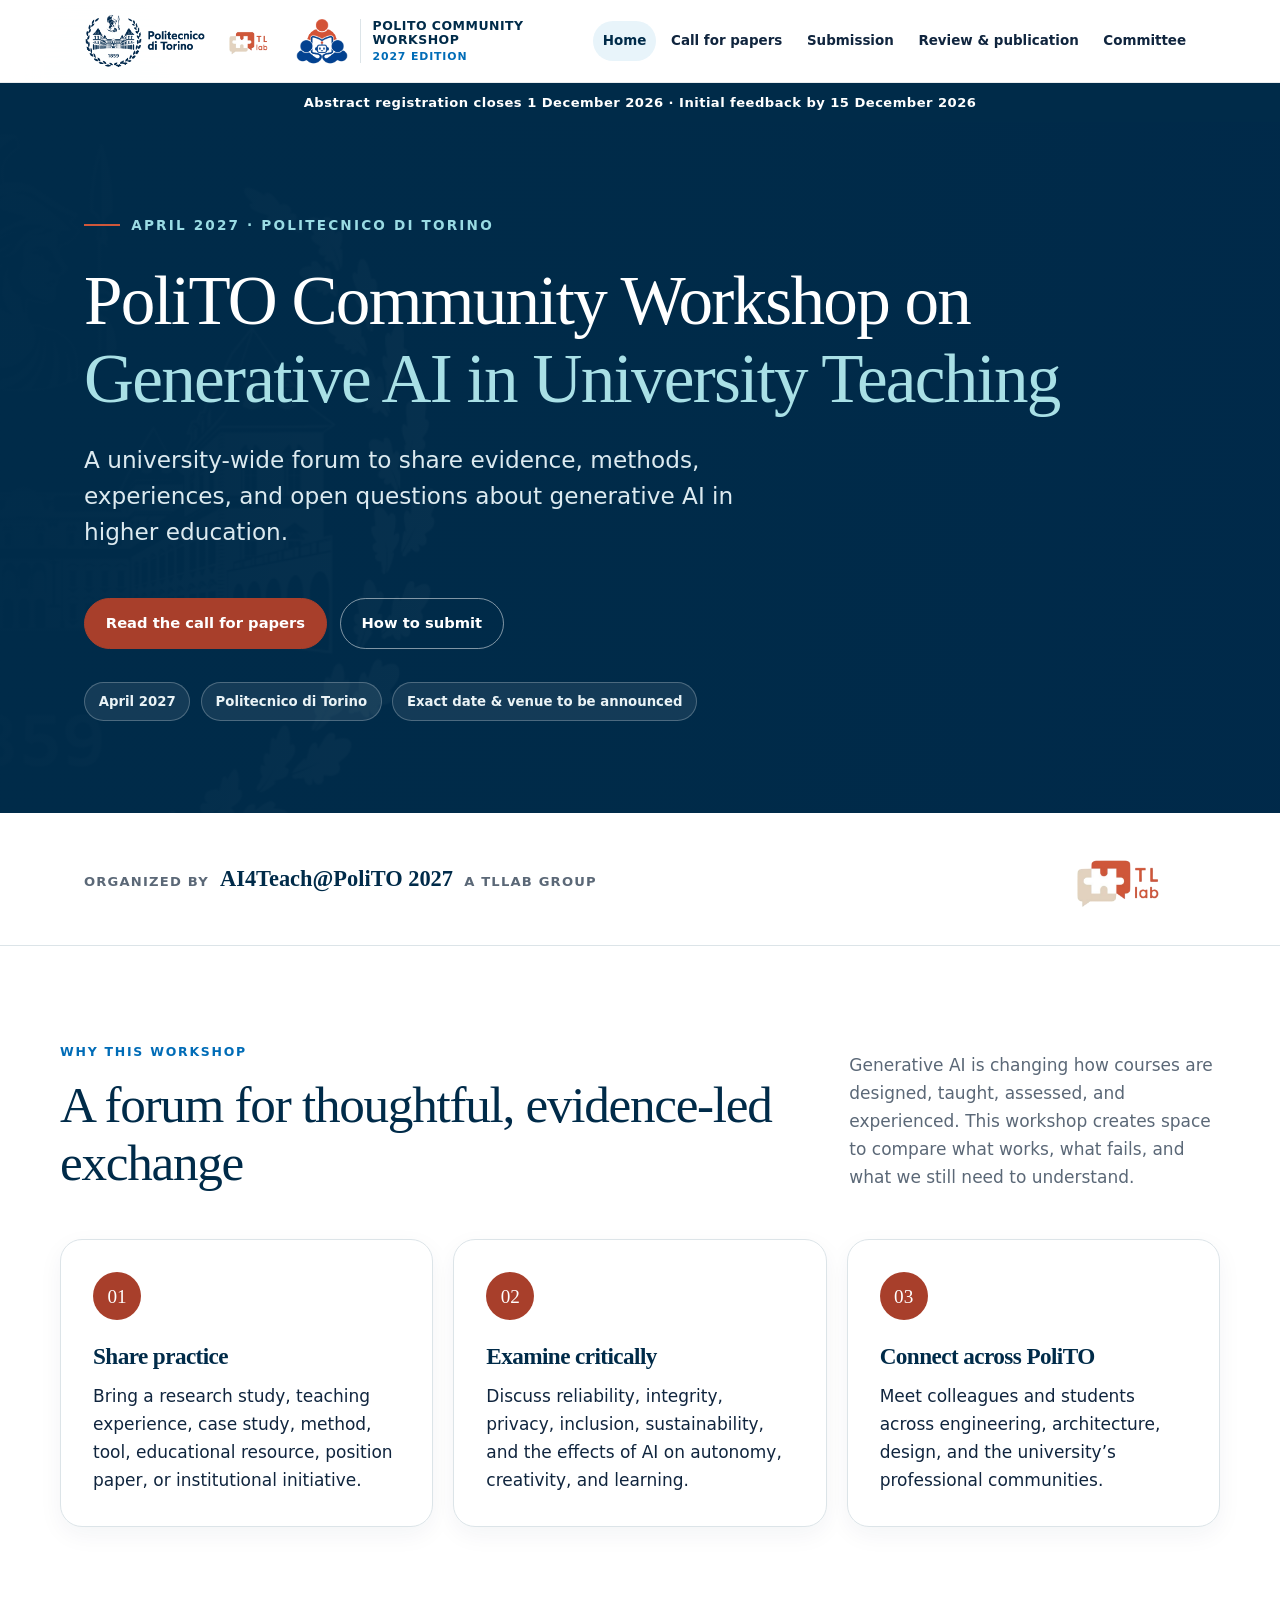
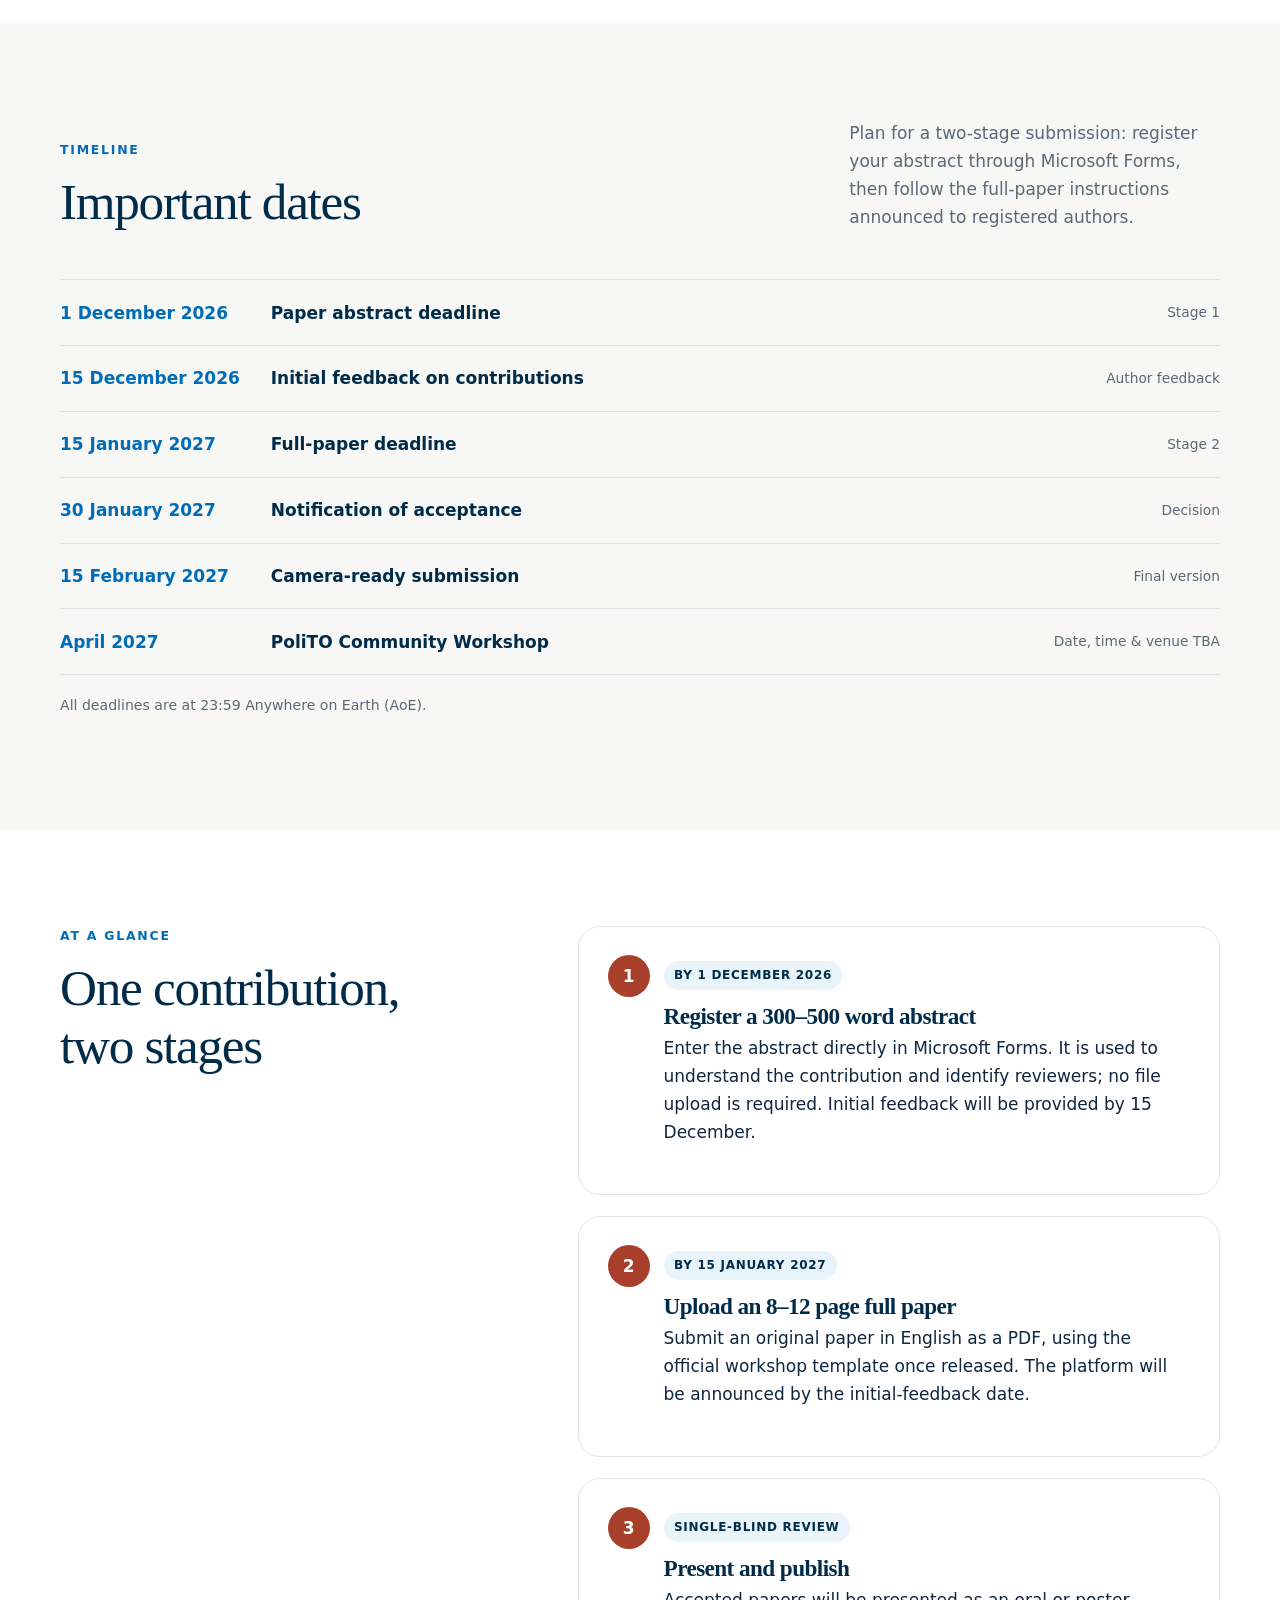
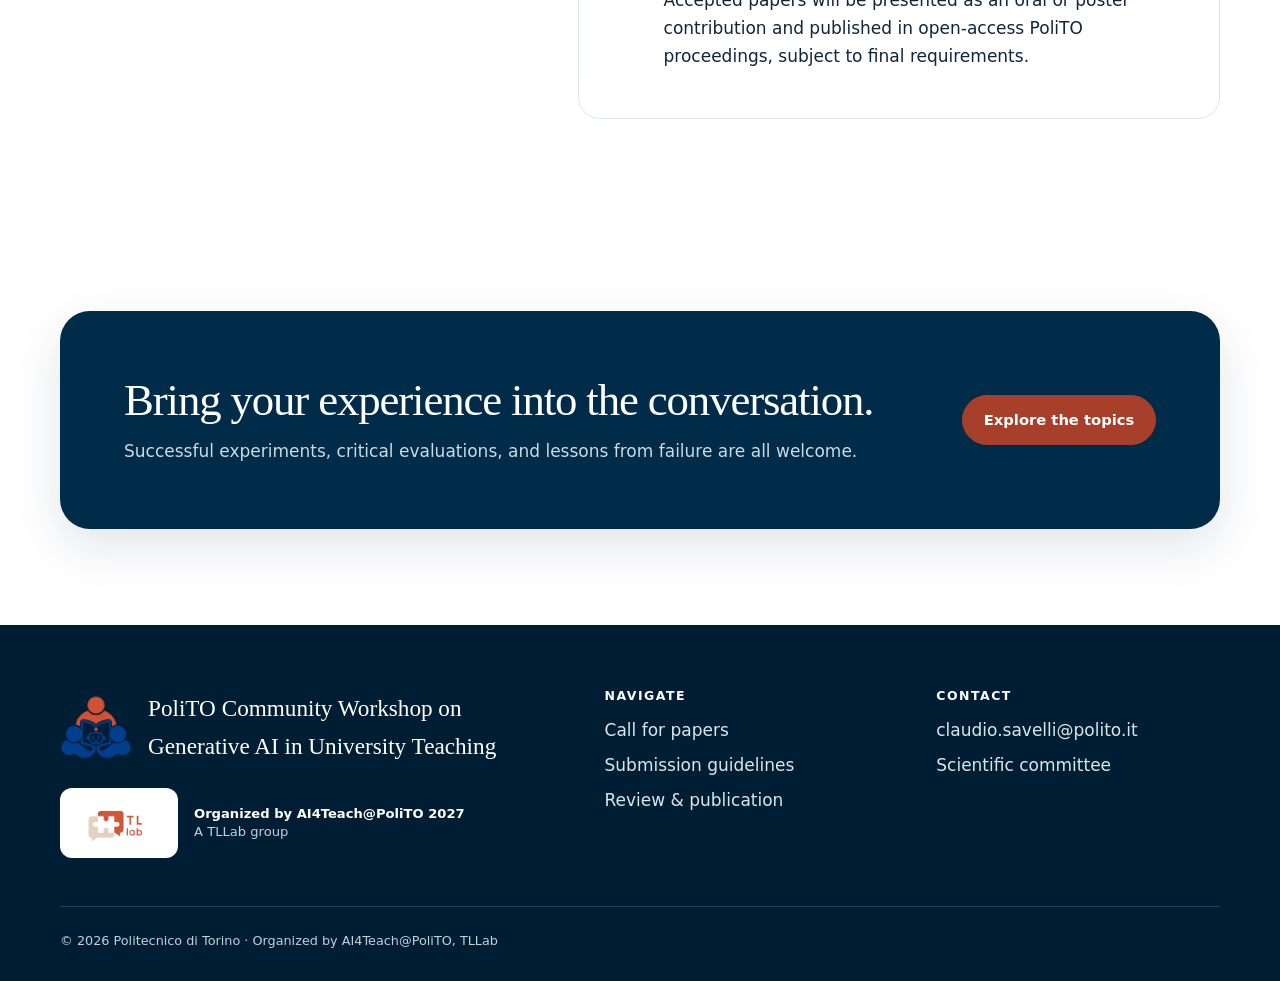
<file: index.html>
<!doctype html>
<html lang="en">
<head>
  <meta charset="utf-8">
  <meta name="viewport" content="width=device-width, initial-scale=1">
  <meta name="description" content="PoliTO Community Workshop on Generative AI in University Teaching, April 2027.">
  <title>PoliTO Community Workshop on Generative AI in University Teaching</title>
  <link rel="icon" href="img/polito-logo.png" type="image/png">
  <link rel="stylesheet" href="css/custom.css">
</head>
<body>
  <a class="skip-link" href="#main">Skip to content</a>
  <header class="site-header">
    <div class="nav-shell">
      <a class="brand" href="index.html" aria-label="AI4Teach at Politecnico di Torino — home">
        <img src="img/polito-logo-text.png" alt="Politecnico di Torino">
        <img class="tllab-header-logo" src="img/tllab-logo.png" alt="TLLab">
        <img class="workshop-logo" src="img/workshop-logo.png" alt="PoliTO Community Workshop logo">
        <span class="brand-copy">PoliTO Community Workshop<small>2027 edition</small></span>
      </a>
      <button class="nav-toggle" type="button" aria-label="Open navigation" aria-expanded="false" aria-controls="site-navigation"><span></span></button>
      <nav class="nav-links" id="site-navigation" aria-label="Main navigation">
        <a href="index.html" aria-current="page">Home</a>
        <a href="workshop.html">Call for papers</a>
        <a href="submit.html">Submission</a>
        <a href="authors.html">Review &amp; publication</a>
        <a href="about.html">Committee</a>
      </nav>
    </div>
  </header>

  <div class="notice">Abstract registration closes 1 December 2026 · Initial feedback by 15 December 2026</div>

  <main id="main">
    <section class="hero">
      <div class="hero-inner">
        <span class="eyebrow">April 2027 · Politecnico di Torino</span>
        <h1 class="workshop-title">PoliTO Community Workshop on <em>Generative AI in University Teaching</em></h1>
        <p class="lead">A university-wide forum to share evidence, methods, experiences, and open questions about generative AI in higher education.</p>
        <div class="hero-actions">
          <a class="button primary" href="workshop.html">Read the call for papers</a>
          <a class="button ghost" href="submit.html">How to submit</a>
        </div>
        <div class="meta-row" aria-label="Event details">
          <span class="meta-pill">April 2027</span>
          <span class="meta-pill">Politecnico di Torino</span>
          <span class="meta-pill">Exact date &amp; venue to be announced</span>
        </div>
      </div>
    </section>

    <aside class="organizer-strip" aria-label="Workshop organizer">
      <div class="organizer-inner">
        <div class="organizer-copy"><span>Organized by</span><strong>AI4Teach@PoliTO 2027</strong><span>A TLLab group</span></div>
        <img src="img/tllab-logo.png" alt="TLLab">
      </div>
    </aside>

    <section class="section">
      <div class="container">
        <div class="section-heading">
          <div>
            <span class="kicker">Why this workshop</span>
            <h2>A forum for thoughtful, evidence-led exchange</h2>
          </div>
          <p>Generative AI is changing how courses are designed, taught, assessed, and experienced. This workshop creates space to compare what works, what fails, and what we still need to understand.</p>
        </div>
        <div class="grid three">
          <article class="card">
            <span class="card-number">01</span>
            <h3>Share practice</h3>
            <p>Bring a research study, teaching experience, case study, method, tool, educational resource, position paper, or institutional initiative.</p>
          </article>
          <article class="card">
            <span class="card-number">02</span>
            <h3>Examine critically</h3>
            <p>Discuss reliability, integrity, privacy, inclusion, sustainability, and the effects of AI on autonomy, creativity, and learning.</p>
          </article>
          <article class="card">
            <span class="card-number">03</span>
            <h3>Connect across PoliTO</h3>
            <p>Meet colleagues and students across engineering, architecture, design, and the university’s professional communities.</p>
          </article>
        </div>
      </div>
    </section>

    <section class="section tint" id="dates">
      <div class="container">
        <div class="section-heading">
          <div>
            <span class="kicker">Timeline</span>
            <h2>Important dates</h2>
          </div>
          <p>Plan for a two-stage submission: register your abstract through Microsoft Forms, then follow the full-paper instructions announced to registered authors.</p>
        </div>
        <div class="dates">
          <div class="date-row"><time datetime="2026-12-01">1 December 2026</time><strong>Paper abstract deadline</strong><span>Stage 1</span></div>
          <div class="date-row"><time datetime="2026-12-15">15 December 2026</time><strong>Initial feedback on contributions</strong><span>Author feedback</span></div>
          <div class="date-row"><time datetime="2027-01-15">15 January 2027</time><strong>Full-paper deadline</strong><span>Stage 2</span></div>
          <div class="date-row"><time datetime="2027-01-30">30 January 2027</time><strong>Notification of acceptance</strong><span>Decision</span></div>
          <div class="date-row"><time datetime="2027-02-15">15 February 2027</time><strong>Camera-ready submission</strong><span>Final version</span></div>
          <div class="date-row"><span class="date">April 2027</span><strong>PoliTO Community Workshop</strong><span>Date, time &amp; venue TBA</span></div>
        </div>
        <p class="note">All deadlines are at 23:59 Anywhere on Earth (AoE).</p>
      </div>
    </section>

    <section class="section">
      <div class="container split">
        <div class="sticky">
          <span class="kicker">At a glance</span>
          <h2>One contribution,<br>two stages</h2>
        </div>
        <div class="process">
          <article class="process-step">
            <span class="tag">By 1 December 2026</span>
            <h3>Register a 300–500 word abstract</h3>
            <p>Enter the abstract directly in Microsoft Forms. It is used to understand the contribution and identify reviewers; no file upload is required. Initial feedback will be provided by 15 December.</p>
          </article>
          <article class="process-step">
            <span class="tag">By 15 January 2027</span>
            <h3>Upload an 8–12 page full paper</h3>
            <p>Submit an original paper in English as a PDF, using the official workshop template once released. The platform will be announced by the initial-feedback date.</p>
          </article>
          <article class="process-step">
            <span class="tag">Single-blind review</span>
            <h3>Present and publish</h3>
            <p>Accepted papers will be presented as an oral or poster contribution and published in open-access PoliTO proceedings, subject to final requirements.</p>
          </article>
        </div>
      </div>
    </section>

    <section class="section">
      <div class="container cta">
        <div>
          <h2>Bring your experience into the conversation.</h2>
          <p>Successful experiments, critical evaluations, and lessons from failure are all welcome.</p>
        </div>
        <a class="button primary" href="workshop.html">Explore the topics</a>
      </div>
    </section>
  </main>

  <footer class="site-footer">
    <div class="footer-grid">
      <div><div class="footer-workshop"><img src="img/workshop-logo.png" alt=""><p class="footer-brand">PoliTO Community Workshop on Generative AI in University Teaching</p></div><div class="organizer-mark"><img src="img/tllab-logo.png" alt="TLLab"><p><strong>Organized by AI4Teach@PoliTO 2027</strong><br>A TLLab group</p></div></div>
      <div><h3>Navigate</h3><div class="footer-links"><a href="workshop.html">Call for papers</a><a href="submit.html">Submission guidelines</a><a href="authors.html">Review &amp; publication</a></div></div>
      <div><h3>Contact</h3><div class="footer-links"><a href="mailto:claudio.savelli@polito.it">claudio.savelli@polito.it</a><a href="about.html">Scientific committee</a></div></div>
    </div>
    <div class="footer-bottom">© <span data-year>2026</span> Politecnico di Torino · Organized by AI4Teach@PoliTO, TLLab</div>
  </footer>
  <script src="js/site.js"></script>
</body>
</html>
</file>
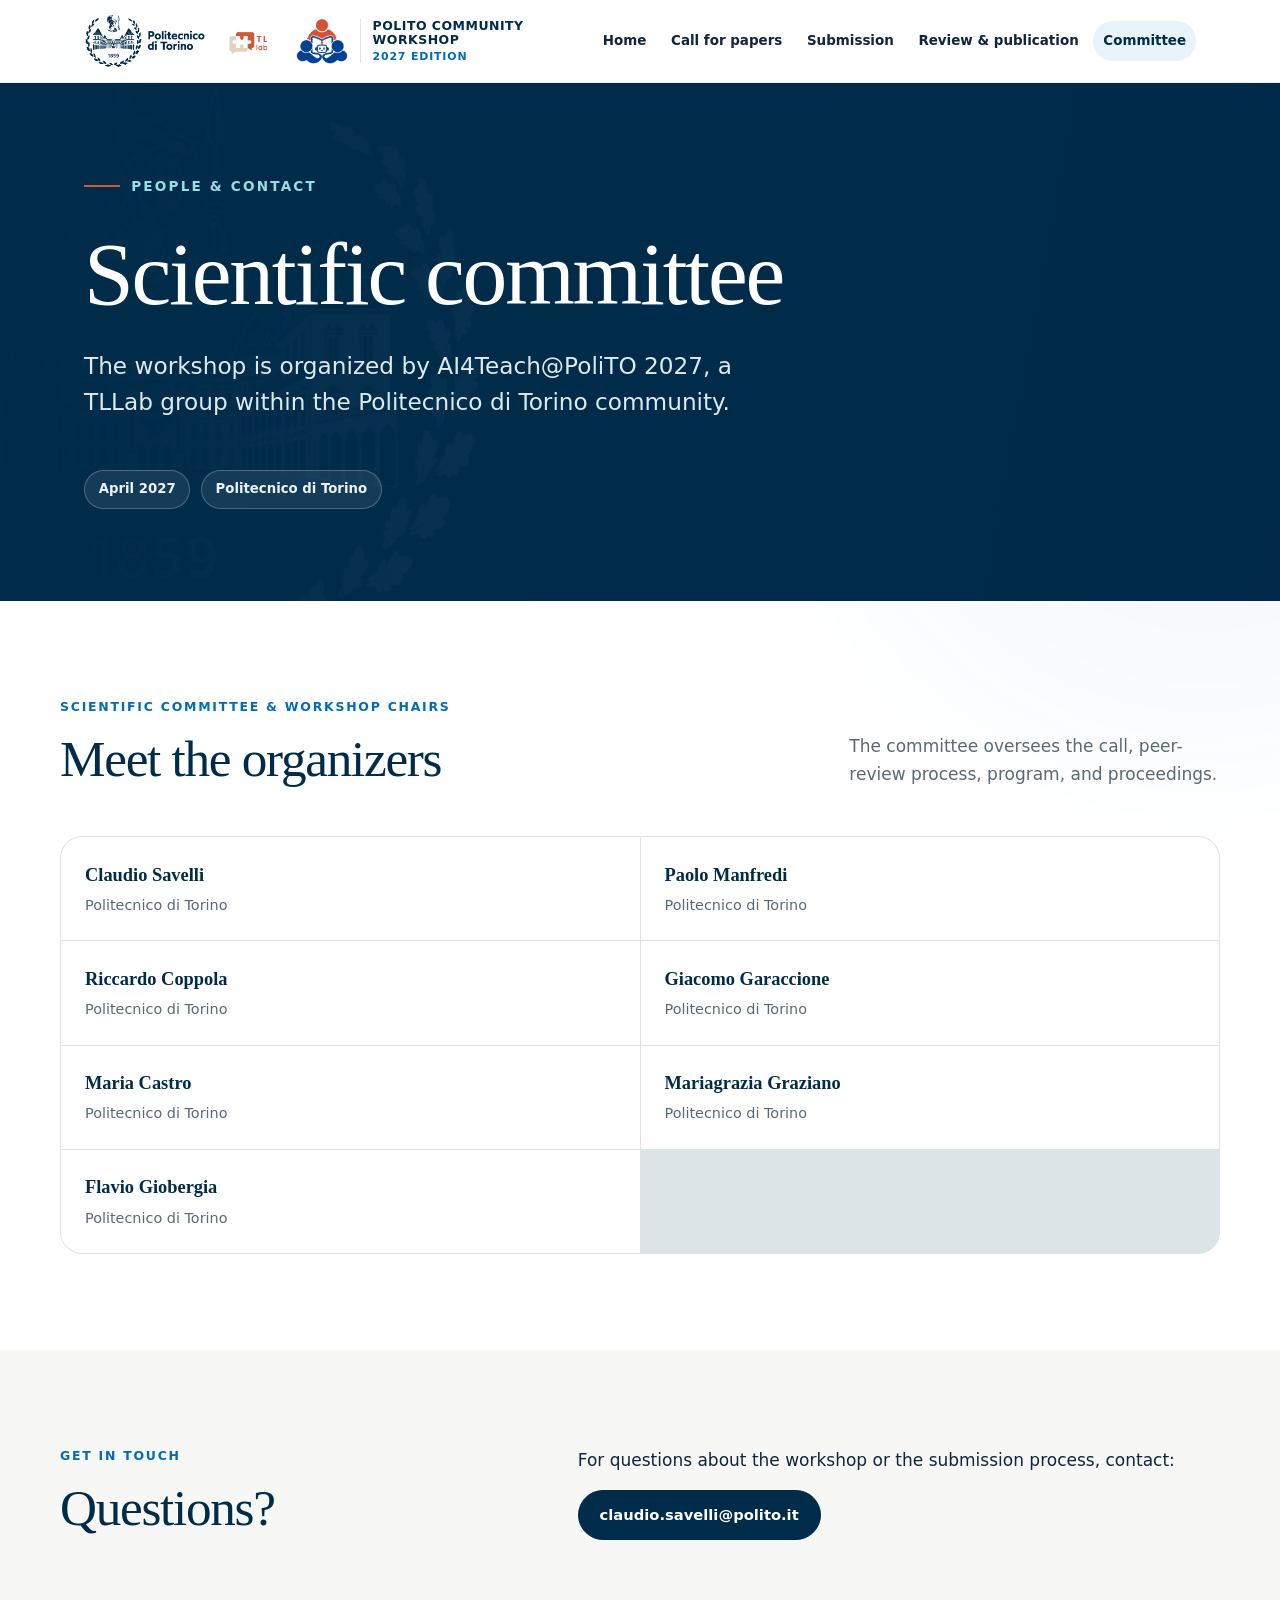
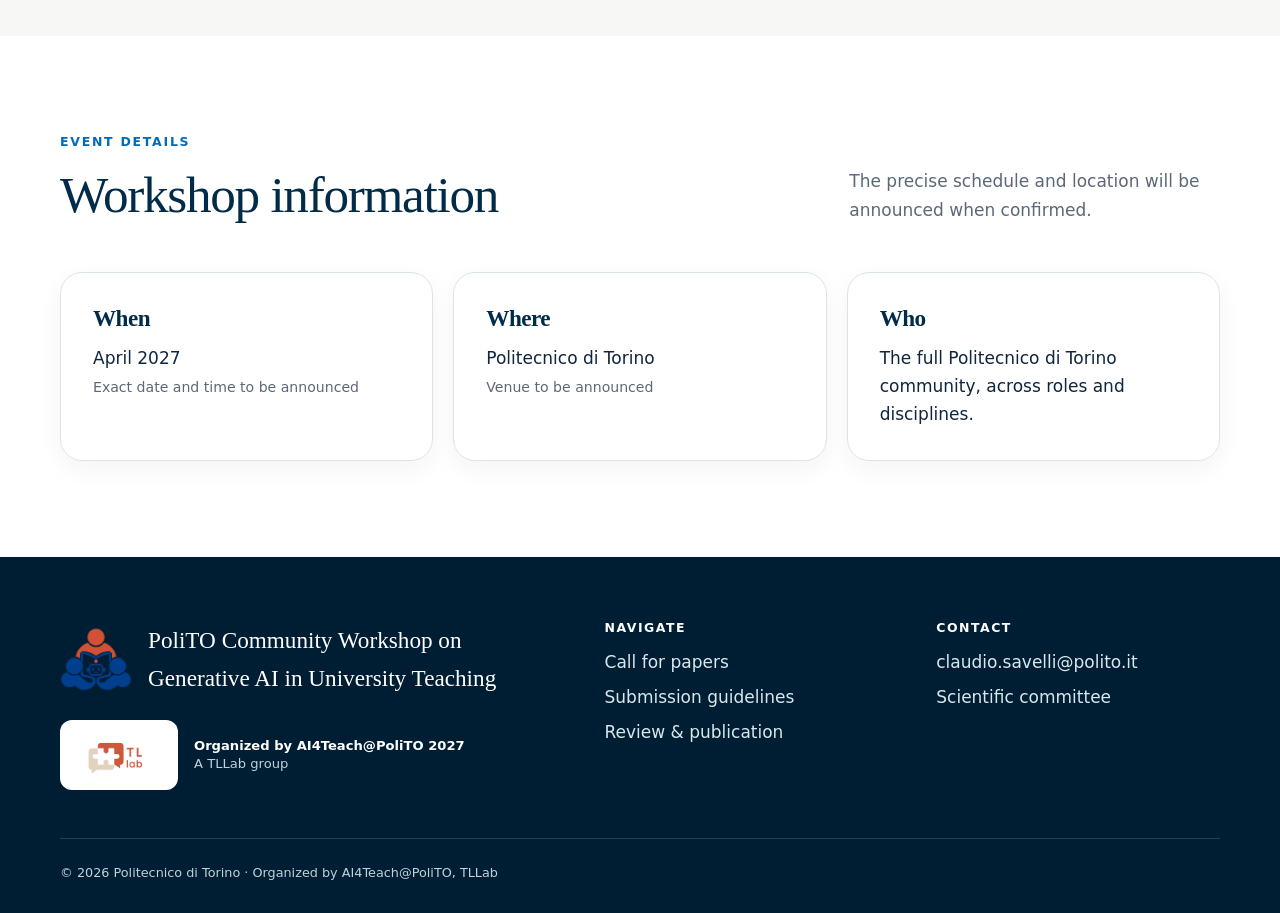
<file: about.html>
<!doctype html>
<html lang="en">
<head>
  <meta charset="utf-8"><meta name="viewport" content="width=device-width, initial-scale=1">
  <meta name="description" content="Scientific committee and contact information for the PoliTO Community Workshop on Generative AI in University Teaching.">
  <title>Committee · PoliTO Community Workshop 2027</title>
  <link rel="icon" href="img/polito-logo.png" type="image/png"><link rel="stylesheet" href="css/custom.css">
</head>
<body>
  <a class="skip-link" href="#main">Skip to content</a>
  <header class="site-header"><div class="nav-shell">
    <a class="brand" href="index.html"><img src="img/polito-logo-text.png" alt="Politecnico di Torino"><img class="tllab-header-logo" src="img/tllab-logo.png" alt="TLLab"><img class="workshop-logo" src="img/workshop-logo.png" alt="PoliTO Community Workshop logo"><span class="brand-copy">PoliTO Community Workshop<small>2027 edition</small></span></a>
    <button class="nav-toggle" type="button" aria-label="Open navigation" aria-expanded="false" aria-controls="site-navigation"><span></span></button>
    <nav class="nav-links" id="site-navigation" aria-label="Main navigation"><a href="index.html">Home</a><a href="workshop.html">Call for papers</a><a href="submit.html">Submission</a><a href="authors.html">Review &amp; publication</a><a href="about.html" aria-current="page">Committee</a></nav>
  </div></header>

  <main id="main">
    <section class="hero compact"><div class="hero-inner">
      <span class="eyebrow">People &amp; contact</span><h1>Scientific committee</h1>
      <p class="lead">The workshop is organized by AI4Teach@PoliTO 2027, a TLLab group within the Politecnico di Torino community.</p>
      <div class="meta-row"><span class="meta-pill">April 2027</span><span class="meta-pill">Politecnico di Torino</span></div>
    </div></section>

    <section class="section">
      <div class="container">
        <div class="section-heading"><div><span class="kicker">Scientific committee &amp; workshop chairs</span><h2>Meet the organizers</h2></div><p>The committee oversees the call, peer-review process, program, and proceedings.</p></div>
        <div class="people">
          <div class="person"><strong>Claudio Savelli</strong><span>Politecnico di Torino</span></div>
          <div class="person"><strong>Paolo Manfredi</strong><span>Politecnico di Torino</span></div>
          <div class="person"><strong>Riccardo Coppola</strong><span>Politecnico di Torino</span></div>
          <div class="person"><strong>Giacomo Garaccione</strong><span>Politecnico di Torino</span></div>
          <div class="person"><strong>Maria Castro</strong><span>Politecnico di Torino</span></div>
          <div class="person"><strong>Mariagrazia Graziano</strong><span>Politecnico di Torino</span></div>
          <div class="person"><strong>Flavio Giobergia</strong><span>Politecnico di Torino</span></div>
        </div>
      </div>
    </section>

    <section class="section tint" id="contact">
      <div class="container split">
        <div><span class="kicker">Get in touch</span><h2>Questions?</h2></div>
        <div class="prose"><p>For questions about the workshop or the submission process, contact:</p><p><a class="button" href="mailto:claudio.savelli@polito.it">claudio.savelli@polito.it</a></p></div>
      </div>
    </section>

    <section class="section">
      <div class="container">
        <div class="section-heading"><div><span class="kicker">Event details</span><h2>Workshop information</h2></div><p>The precise schedule and location will be announced when confirmed.</p></div>
        <div class="grid three">
          <article class="card"><h3>When</h3><p>April 2027<br><span class="note">Exact date and time to be announced</span></p></article>
          <article class="card"><h3>Where</h3><p>Politecnico di Torino<br><span class="note">Venue to be announced</span></p></article>
          <article class="card"><h3>Who</h3><p>The full Politecnico di Torino community, across roles and disciplines.</p></article>
        </div>
      </div>
    </section>
  </main>

  <footer class="site-footer"><div class="footer-grid">
    <div><div class="footer-workshop"><img src="img/workshop-logo.png" alt=""><p class="footer-brand">PoliTO Community Workshop on Generative AI in University Teaching</p></div><div class="organizer-mark"><img src="img/tllab-logo.png" alt="TLLab"><p><strong>Organized by AI4Teach@PoliTO 2027</strong><br>A TLLab group</p></div></div>
    <div><h3>Navigate</h3><div class="footer-links"><a href="workshop.html">Call for papers</a><a href="submit.html">Submission guidelines</a><a href="authors.html">Review &amp; publication</a></div></div>
    <div><h3>Contact</h3><div class="footer-links"><a href="mailto:claudio.savelli@polito.it">claudio.savelli@polito.it</a><a href="about.html">Scientific committee</a></div></div>
  </div><div class="footer-bottom">© <span data-year>2026</span> Politecnico di Torino · Organized by AI4Teach@PoliTO, TLLab</div></footer>
  <script src="js/site.js"></script>
</body>
</html>
</file>
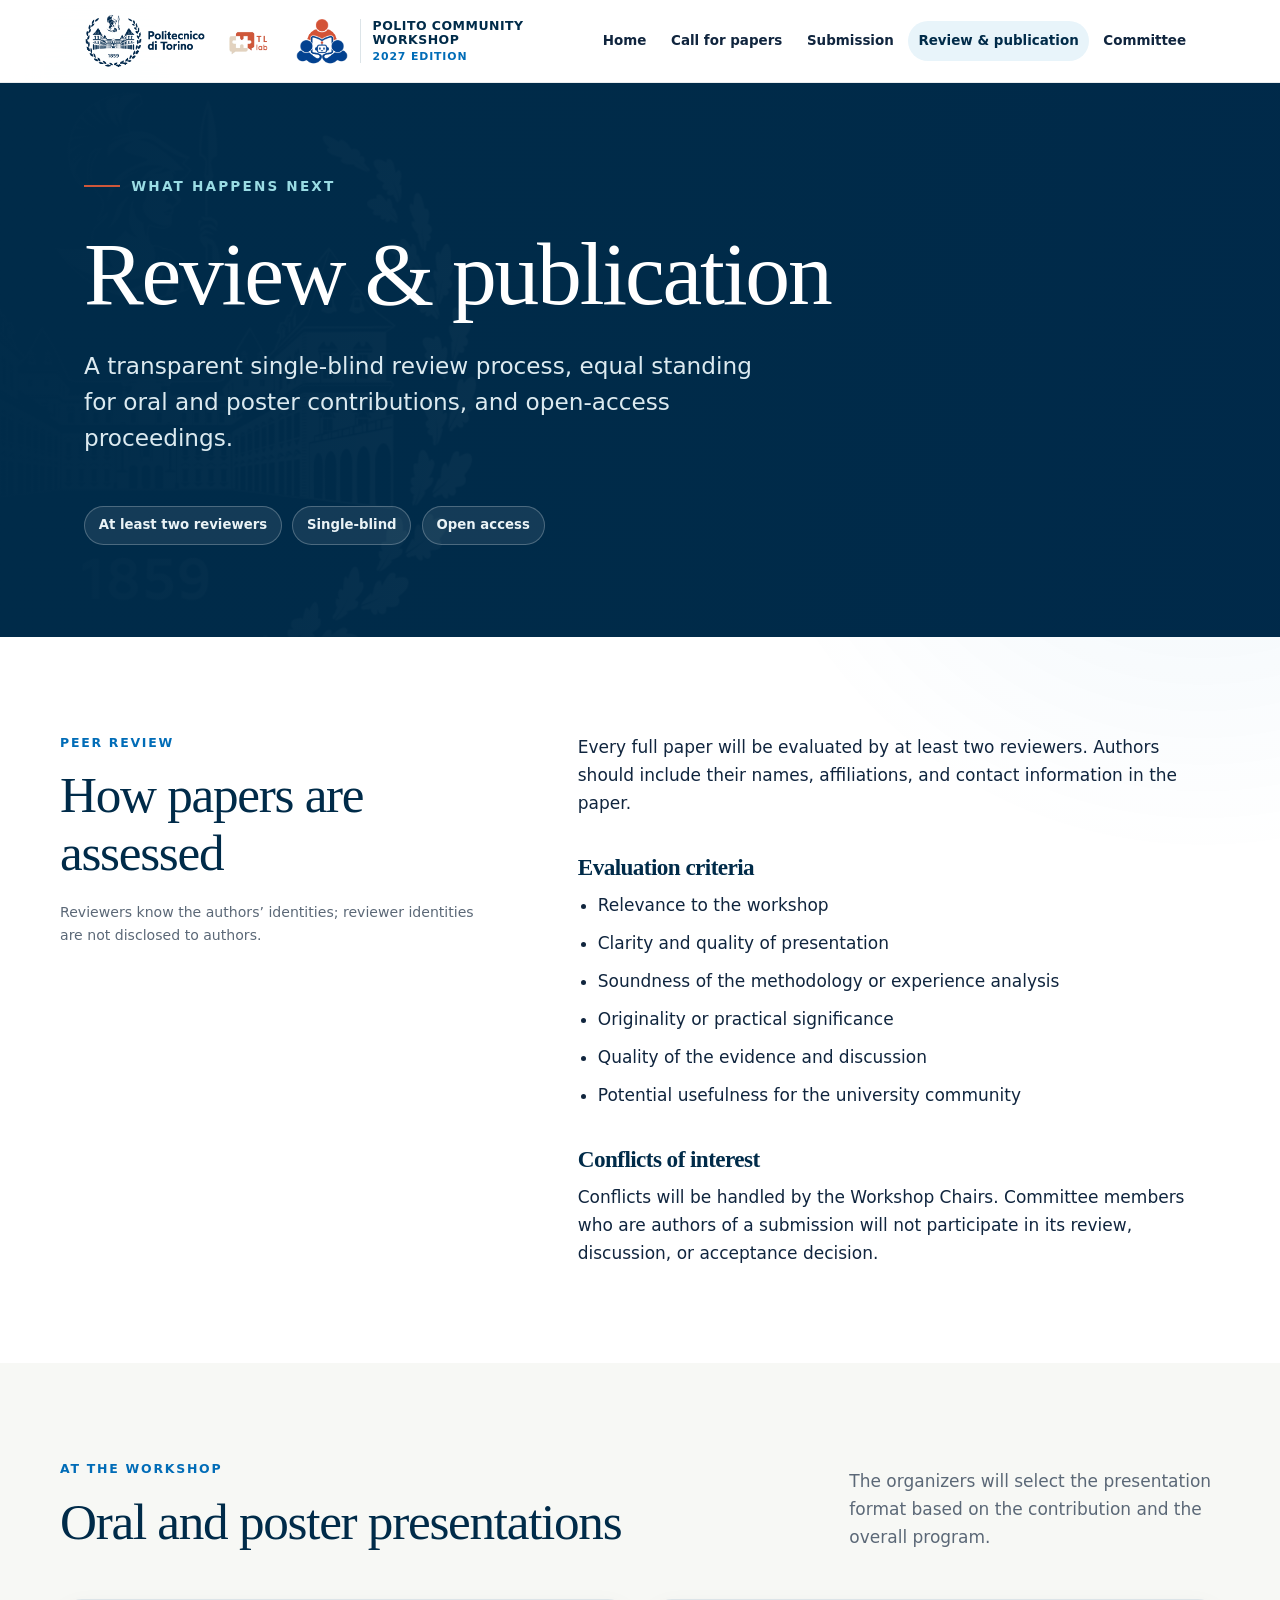
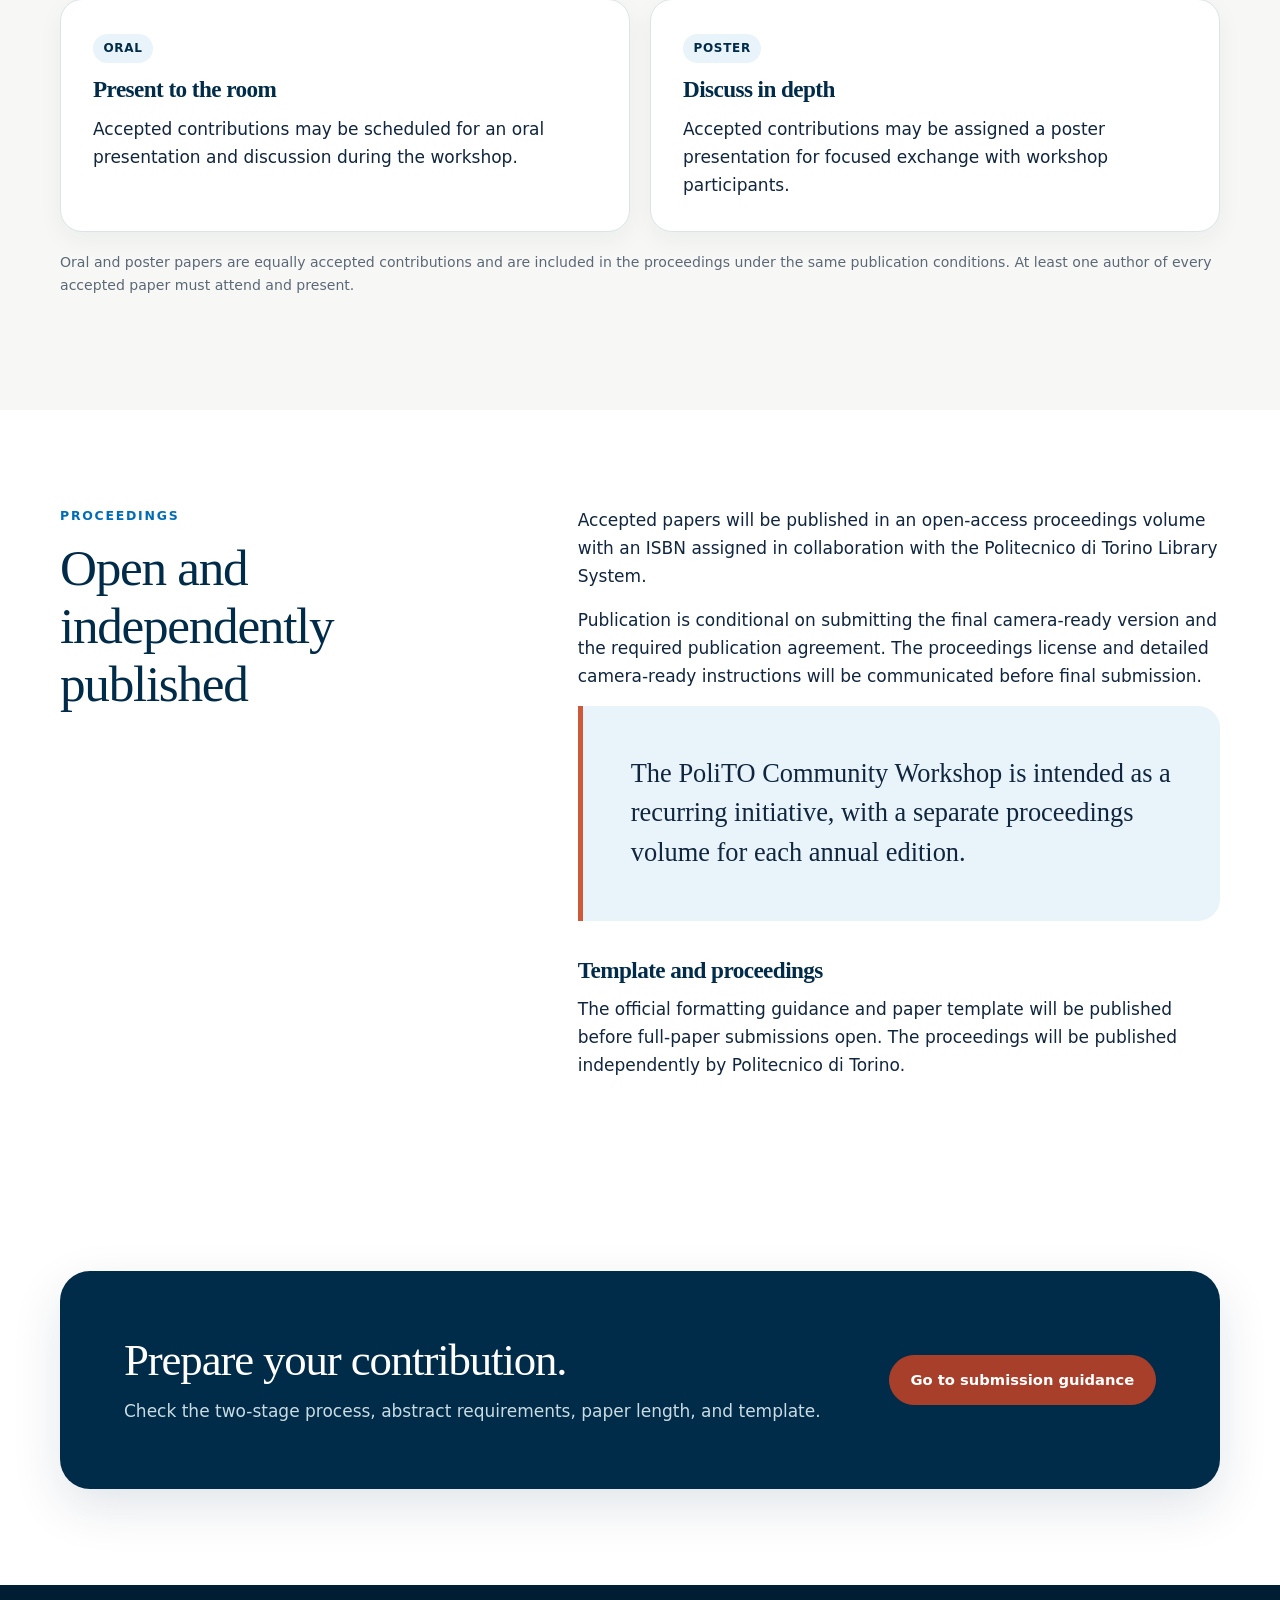
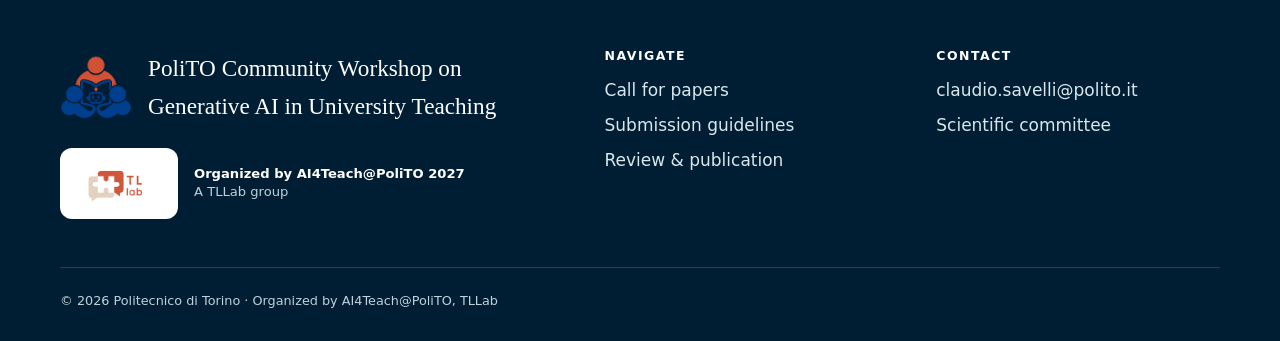
<file: authors.html>
<!doctype html>
<html lang="en">
<head>
  <meta charset="utf-8"><meta name="viewport" content="width=device-width, initial-scale=1">
  <meta name="description" content="Review, presentation, and publication information for the PoliTO Community Workshop on Generative AI in University Teaching.">
  <title>Review &amp; Publication · PoliTO Community Workshop 2027</title>
  <link rel="icon" href="img/polito-logo.png" type="image/png"><link rel="stylesheet" href="css/custom.css">
</head>
<body>
  <a class="skip-link" href="#main">Skip to content</a>
  <header class="site-header"><div class="nav-shell">
    <a class="brand" href="index.html"><img src="img/polito-logo-text.png" alt="Politecnico di Torino"><img class="tllab-header-logo" src="img/tllab-logo.png" alt="TLLab"><img class="workshop-logo" src="img/workshop-logo.png" alt="PoliTO Community Workshop logo"><span class="brand-copy">PoliTO Community Workshop<small>2027 edition</small></span></a>
    <button class="nav-toggle" type="button" aria-label="Open navigation" aria-expanded="false" aria-controls="site-navigation"><span></span></button>
    <nav class="nav-links" id="site-navigation" aria-label="Main navigation"><a href="index.html">Home</a><a href="workshop.html">Call for papers</a><a href="submit.html">Submission</a><a href="authors.html" aria-current="page">Review &amp; publication</a><a href="about.html">Committee</a></nav>
  </div></header>

  <main id="main">
    <section class="hero compact"><div class="hero-inner">
      <span class="eyebrow">What happens next</span><h1>Review &amp; publication</h1>
      <p class="lead">A transparent single-blind review process, equal standing for oral and poster contributions, and open-access proceedings.</p>
      <div class="meta-row"><span class="meta-pill">At least two reviewers</span><span class="meta-pill">Single-blind</span><span class="meta-pill">Open access</span></div>
    </div></section>

    <section class="section" id="review">
      <div class="container split">
        <div class="sticky"><span class="kicker">Peer review</span><h2>How papers are assessed</h2><p class="note">Reviewers know the authors’ identities; reviewer identities are not disclosed to authors.</p></div>
        <div class="prose">
          <p>Every full paper will be evaluated by at least two reviewers. Authors should include their names, affiliations, and contact information in the paper.</p>
          <h3>Evaluation criteria</h3>
          <ul><li>Relevance to the workshop</li><li>Clarity and quality of presentation</li><li>Soundness of the methodology or experience analysis</li><li>Originality or practical significance</li><li>Quality of the evidence and discussion</li><li>Potential usefulness for the university community</li></ul>
          <h3>Conflicts of interest</h3><p>Conflicts will be handled by the Workshop Chairs. Committee members who are authors of a submission will not participate in its review, discussion, or acceptance decision.</p>
        </div>
      </div>
    </section>

    <section class="section tint" id="presentation">
      <div class="container">
        <div class="section-heading"><div><span class="kicker">At the workshop</span><h2>Oral and poster presentations</h2></div><p>The organizers will select the presentation format based on the contribution and the overall program.</p></div>
        <div class="grid two">
          <article class="card"><span class="tag">Oral</span><h3>Present to the room</h3><p>Accepted contributions may be scheduled for an oral presentation and discussion during the workshop.</p></article>
          <article class="card"><span class="tag">Poster</span><h3>Discuss in depth</h3><p>Accepted contributions may be assigned a poster presentation for focused exchange with workshop participants.</p></article>
        </div>
        <p class="note">Oral and poster papers are equally accepted contributions and are included in the proceedings under the same publication conditions. At least one author of every accepted paper must attend and present.</p>
      </div>
    </section>

    <section class="section" id="proceedings">
      <div class="container split">
        <div class="sticky"><span class="kicker">Proceedings</span><h2>Open and independently published</h2></div>
        <div class="prose">
          <p>Accepted papers will be published in an open-access proceedings volume with an ISBN assigned in collaboration with the Politecnico di Torino Library System.</p>
          <p>Publication is conditional on submitting the final camera-ready version and the required publication agreement. The proceedings license and detailed camera-ready instructions will be communicated before final submission.</p>
          <div class="callout">The PoliTO Community Workshop is intended as a recurring initiative, with a separate proceedings volume for each annual edition.</div>
          <h3>Template and proceedings</h3><p>The official formatting guidance and paper template will be published before full-paper submissions open. The proceedings will be published independently by Politecnico di Torino.</p>
        </div>
      </div>
    </section>

    <section class="section"><div class="container cta"><div><h2>Prepare your contribution.</h2><p>Check the two-stage process, abstract requirements, paper length, and template.</p></div><a class="button primary" href="submit.html">Go to submission guidance</a></div></section>
  </main>

  <footer class="site-footer"><div class="footer-grid">
    <div><div class="footer-workshop"><img src="img/workshop-logo.png" alt=""><p class="footer-brand">PoliTO Community Workshop on Generative AI in University Teaching</p></div><div class="organizer-mark"><img src="img/tllab-logo.png" alt="TLLab"><p><strong>Organized by AI4Teach@PoliTO 2027</strong><br>A TLLab group</p></div></div>
    <div><h3>Navigate</h3><div class="footer-links"><a href="workshop.html">Call for papers</a><a href="submit.html">Submission guidelines</a><a href="authors.html">Review &amp; publication</a></div></div>
    <div><h3>Contact</h3><div class="footer-links"><a href="mailto:claudio.savelli@polito.it">claudio.savelli@polito.it</a><a href="about.html">Scientific committee</a></div></div>
  </div><div class="footer-bottom">© <span data-year>2026</span> Politecnico di Torino · Organized by AI4Teach@PoliTO, TLLab</div></footer>
  <script src="js/site.js"></script>
</body>
</html>
</file>
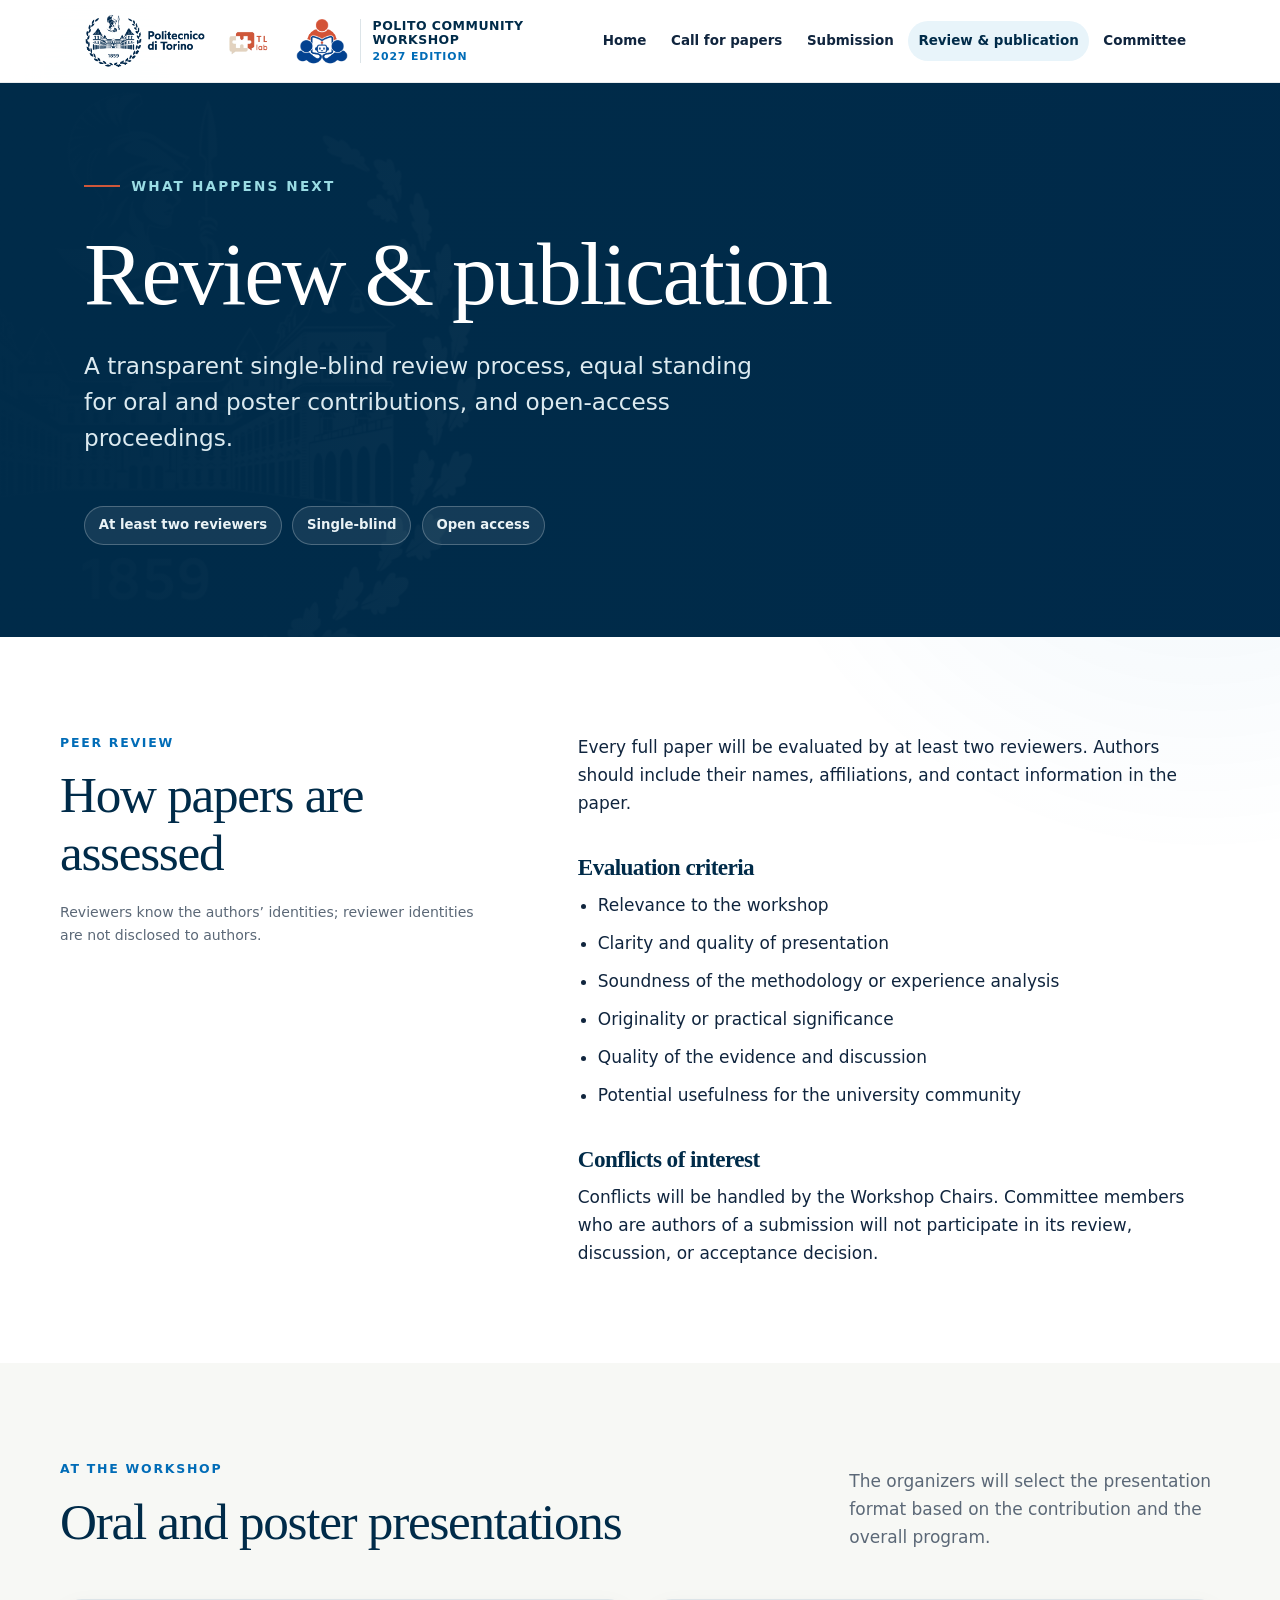
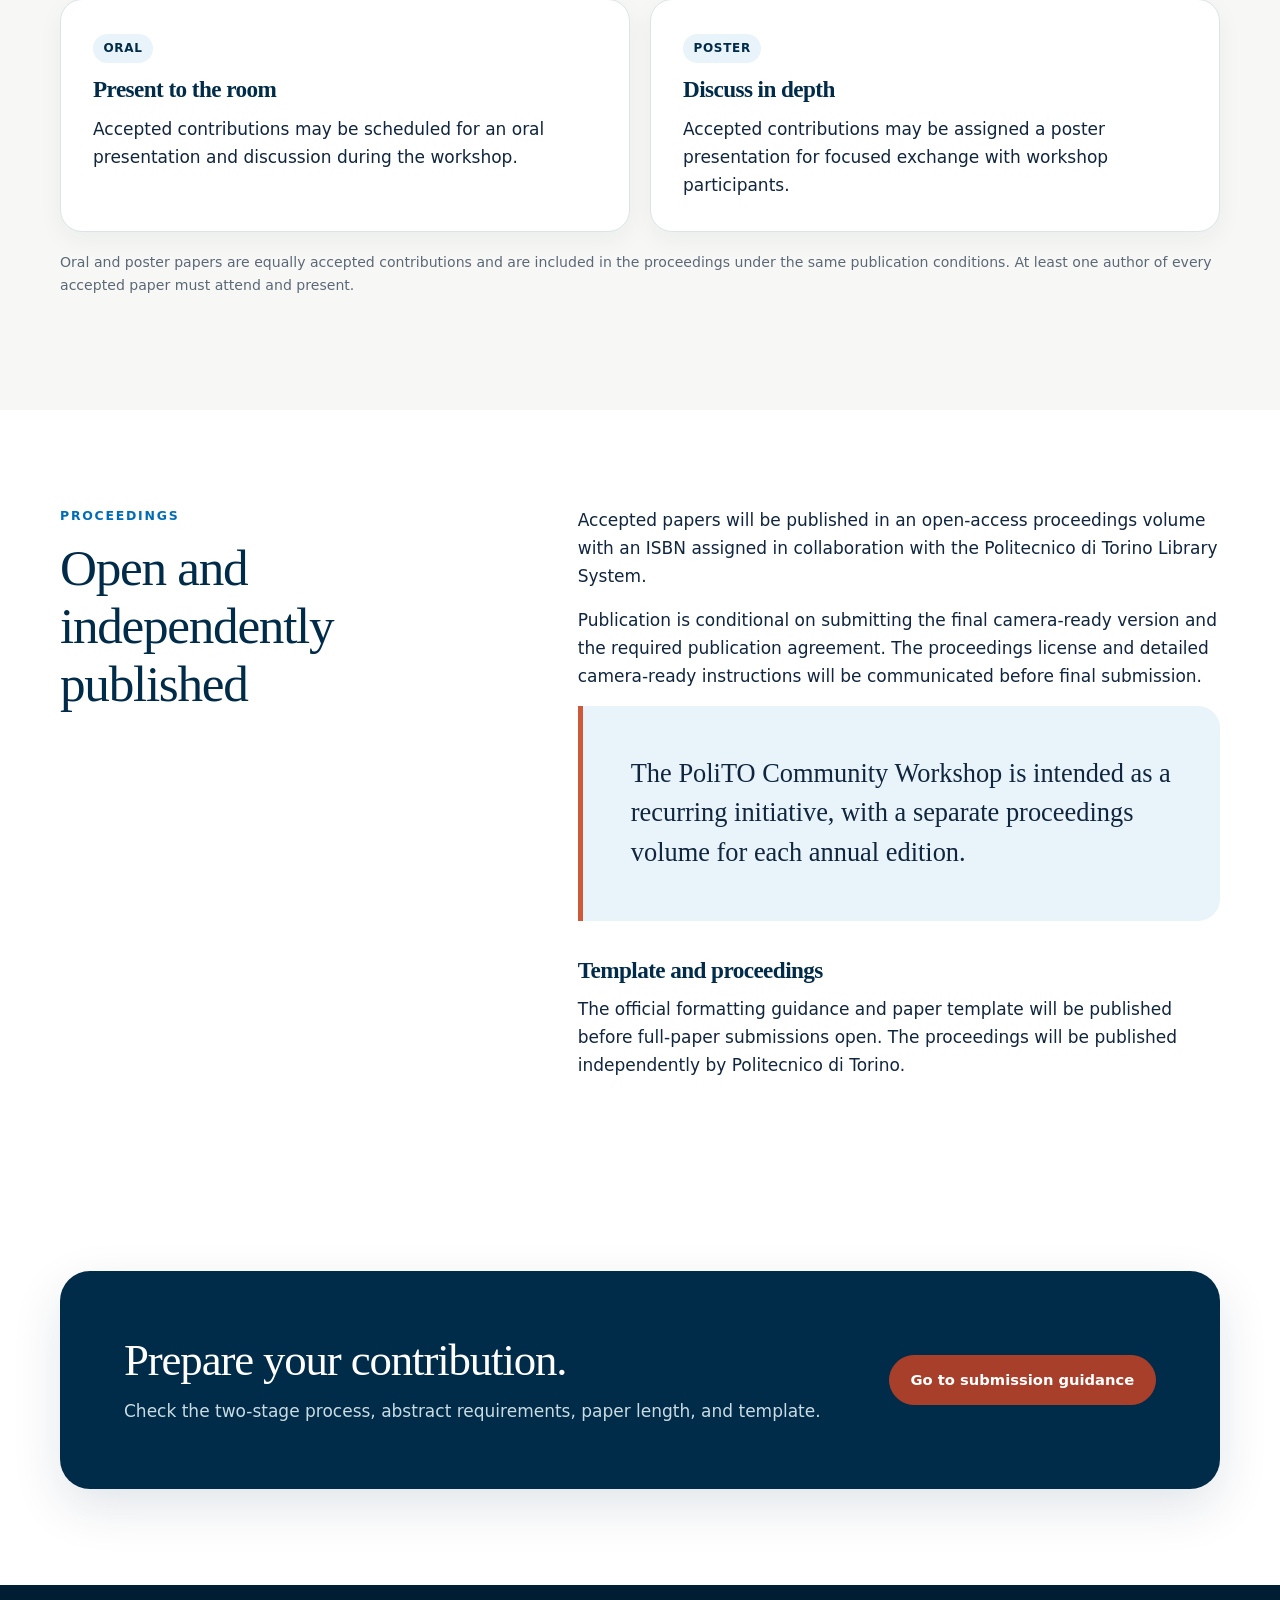
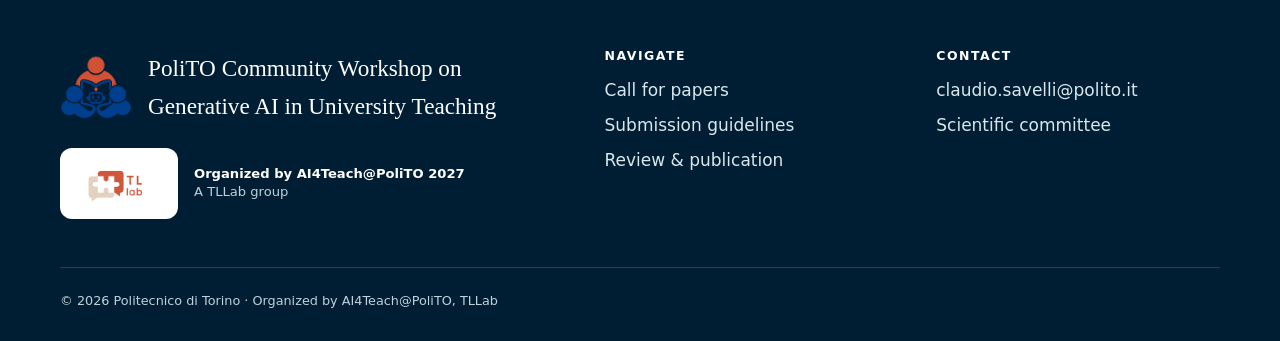
<file: awards.html>
<!doctype html>
<html lang="en"><head><meta charset="utf-8"><meta name="viewport" content="width=device-width,initial-scale=1"><meta http-equiv="refresh" content="0; url=authors.html"><title>Review &amp; Publication · PoliTO Community Workshop 2027</title><link rel="canonical" href="authors.html"></head><body><p>Continue to <a href="authors.html">review and publication information</a>.</p></body></html>
</file>
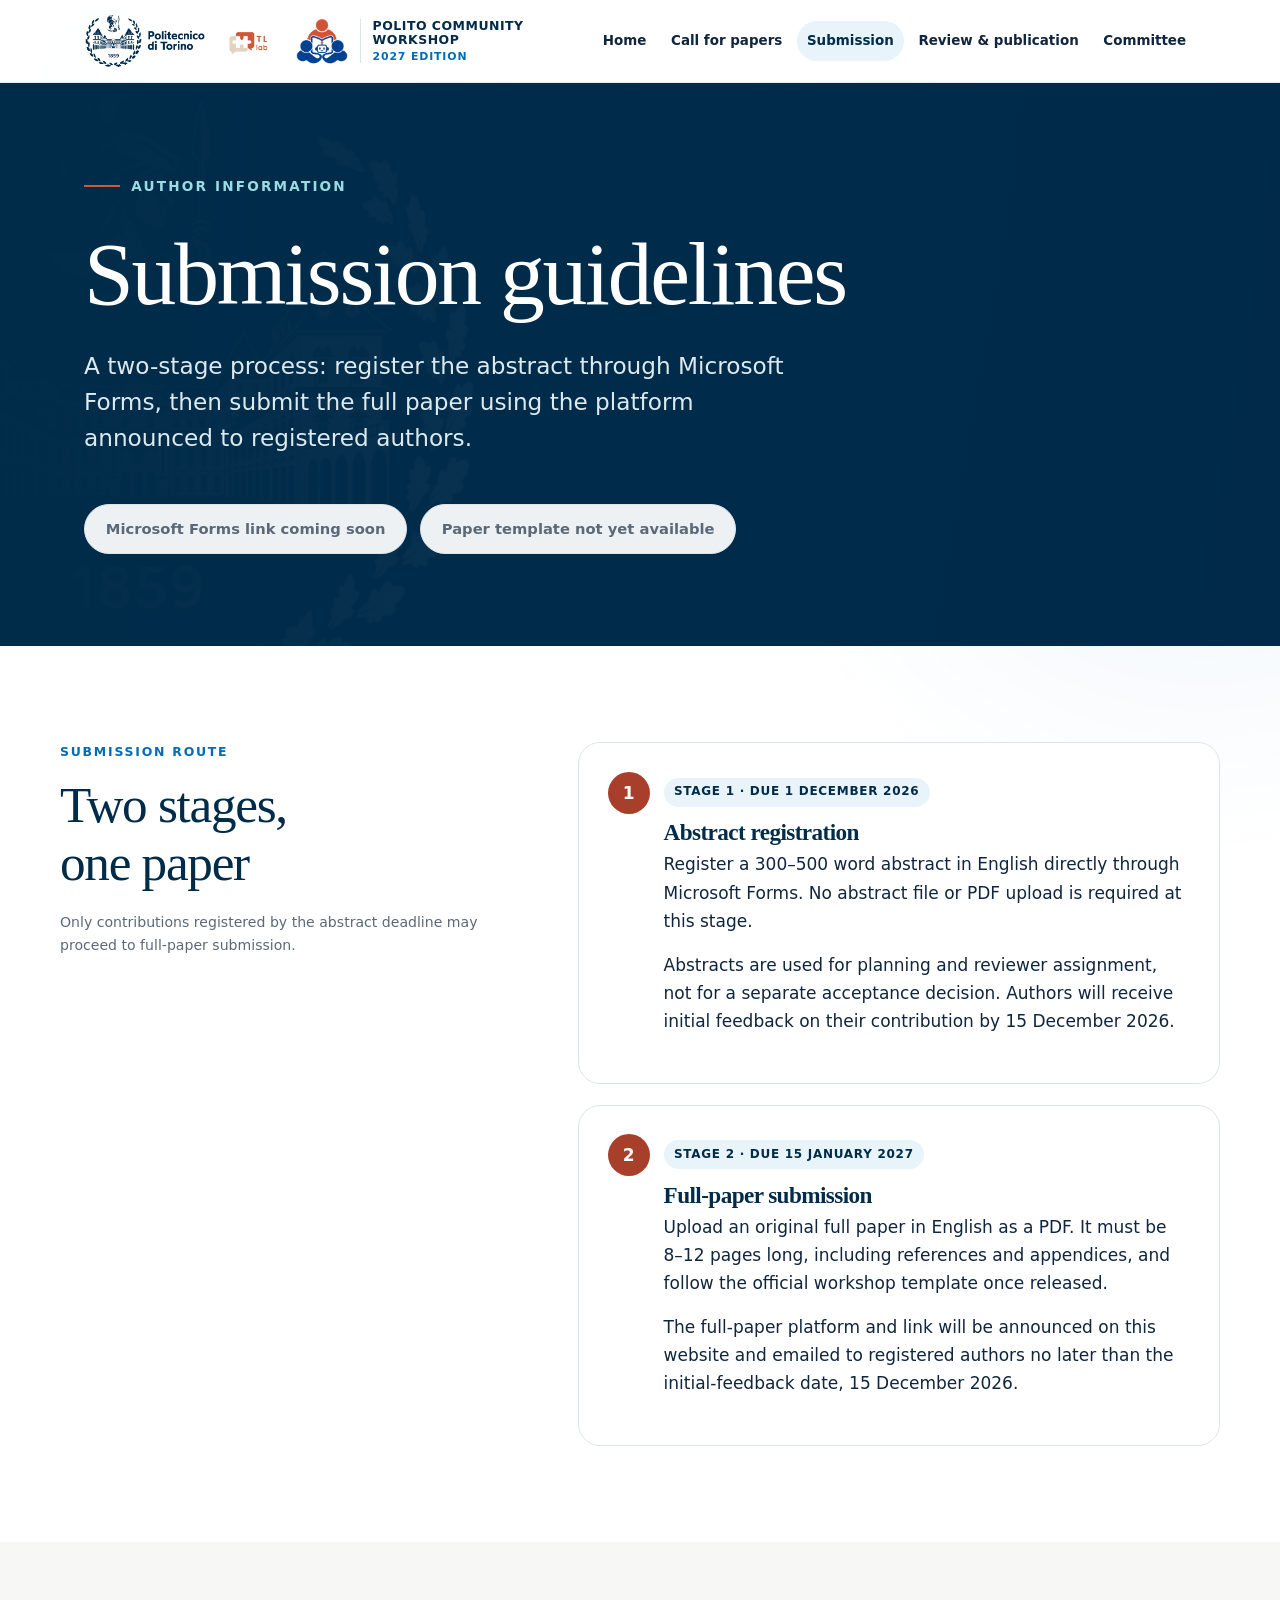
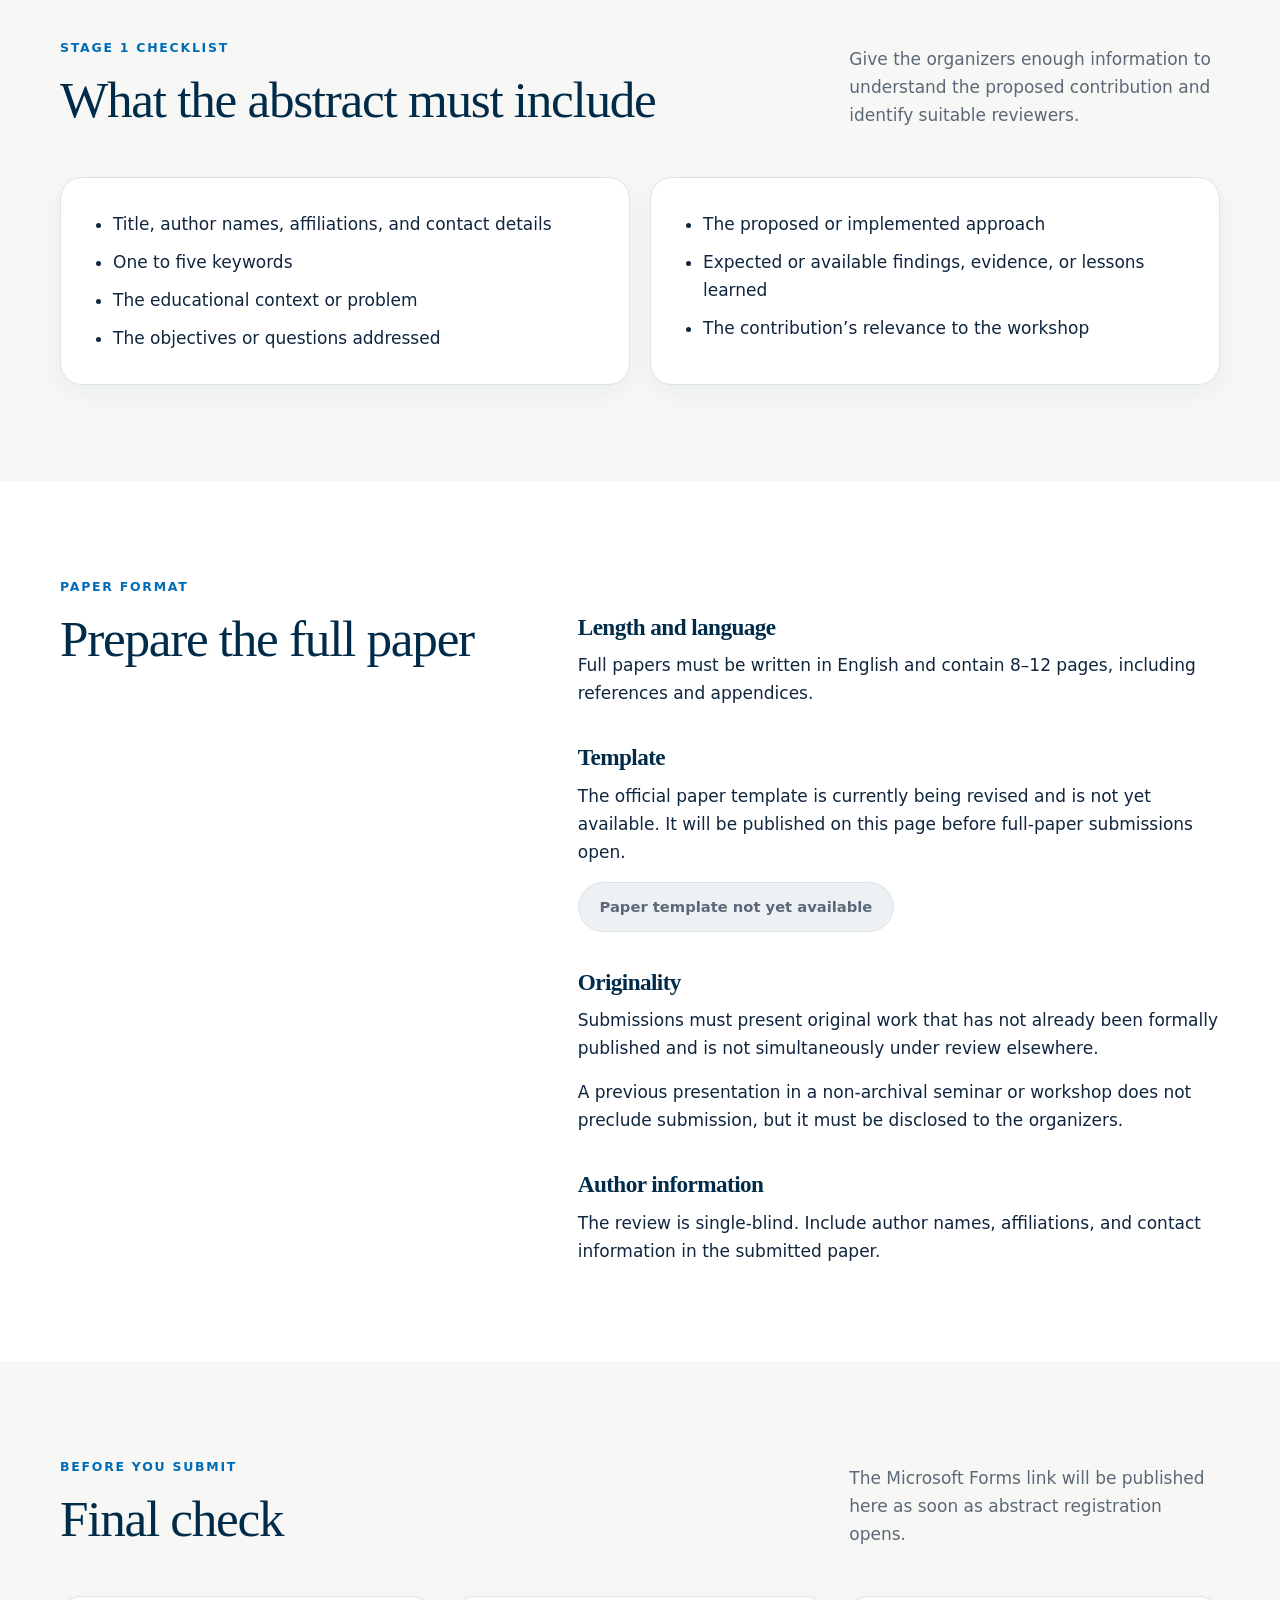
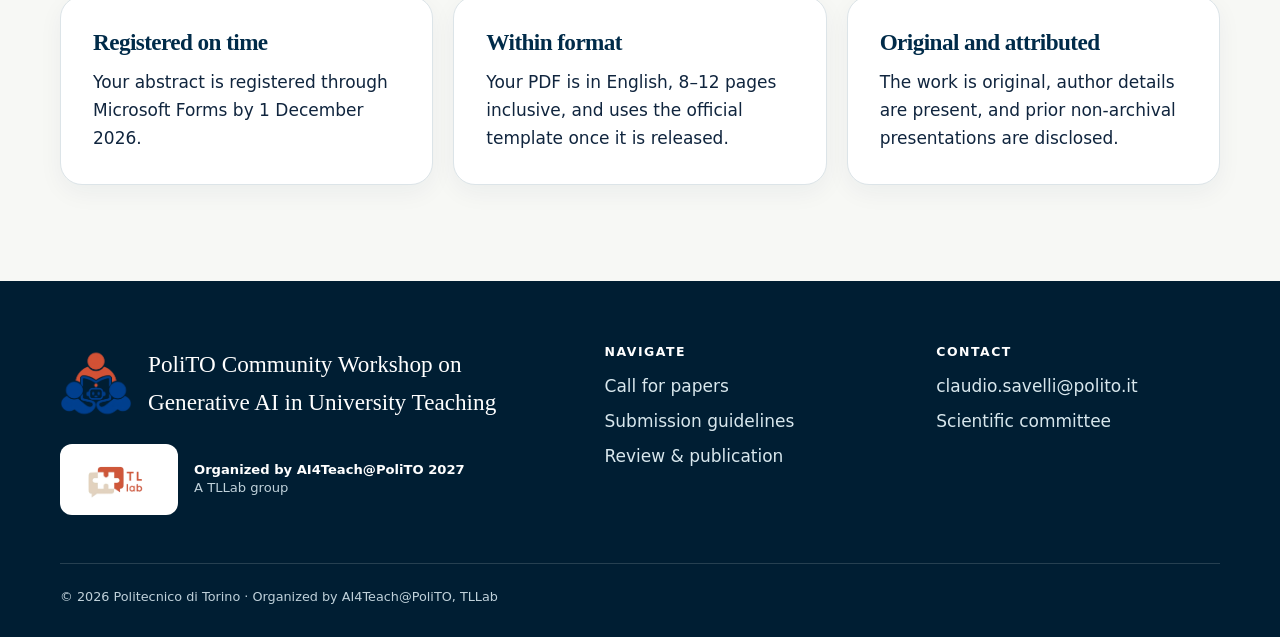
<file: registration.html>
<!doctype html>
<html lang="en"><head><meta charset="utf-8"><meta name="viewport" content="width=device-width,initial-scale=1"><meta http-equiv="refresh" content="0; url=submit.html"><title>Submission · PoliTO Community Workshop 2027</title><link rel="canonical" href="submit.html"></head><body><p>Continue to the <a href="submit.html">workshop submission page</a>.</p></body></html>
</file>
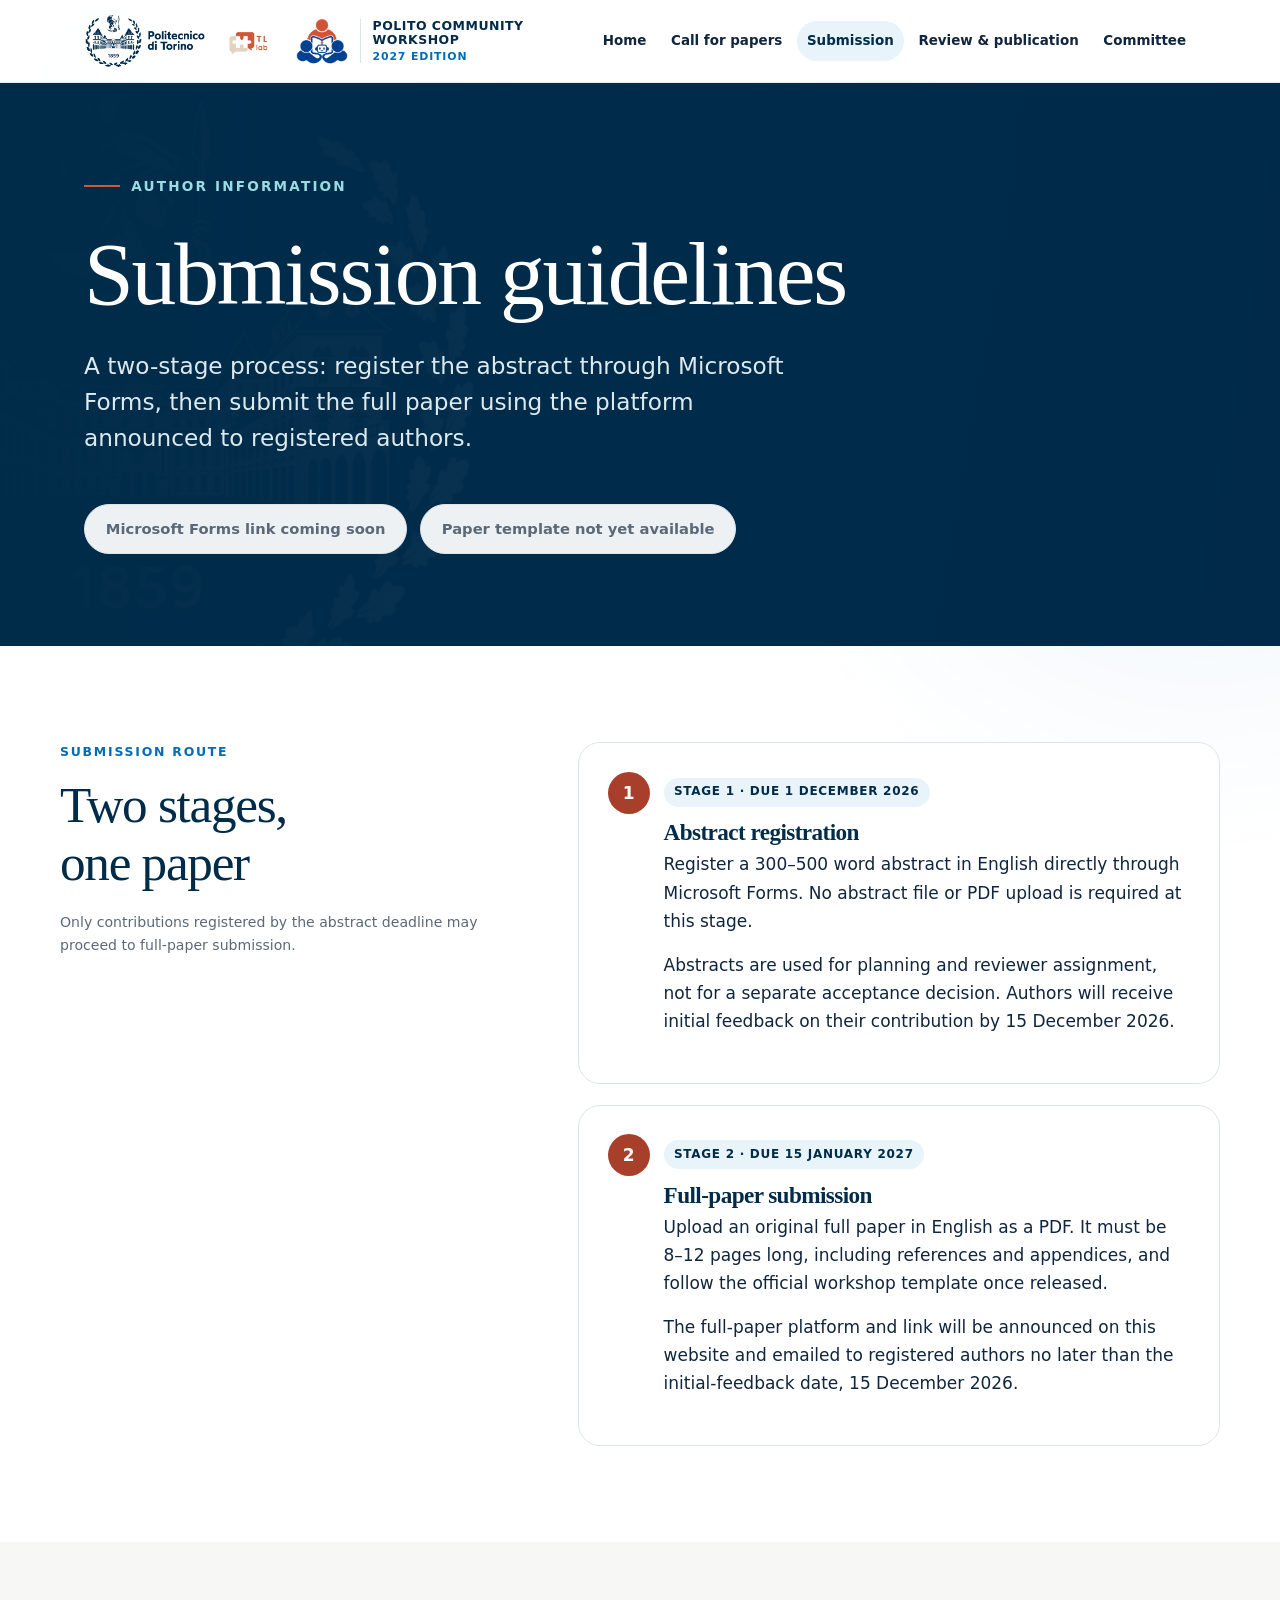
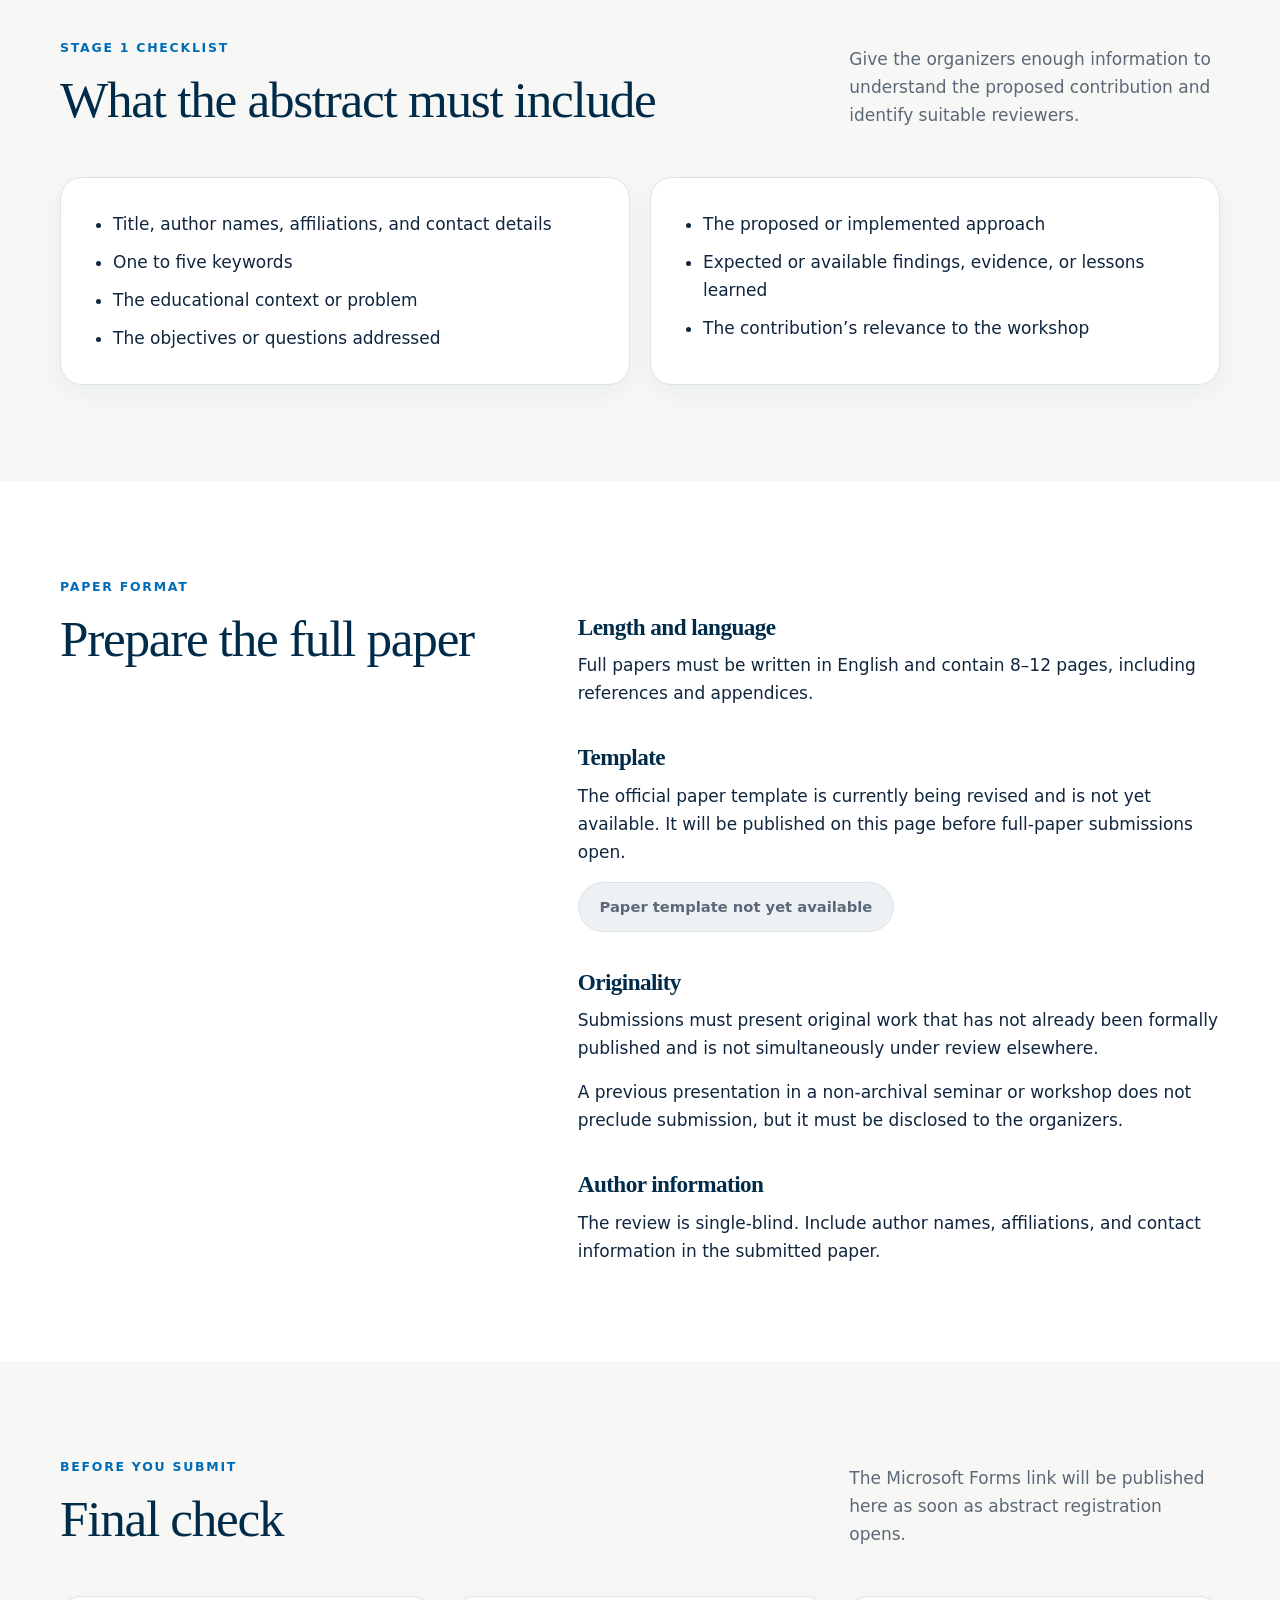
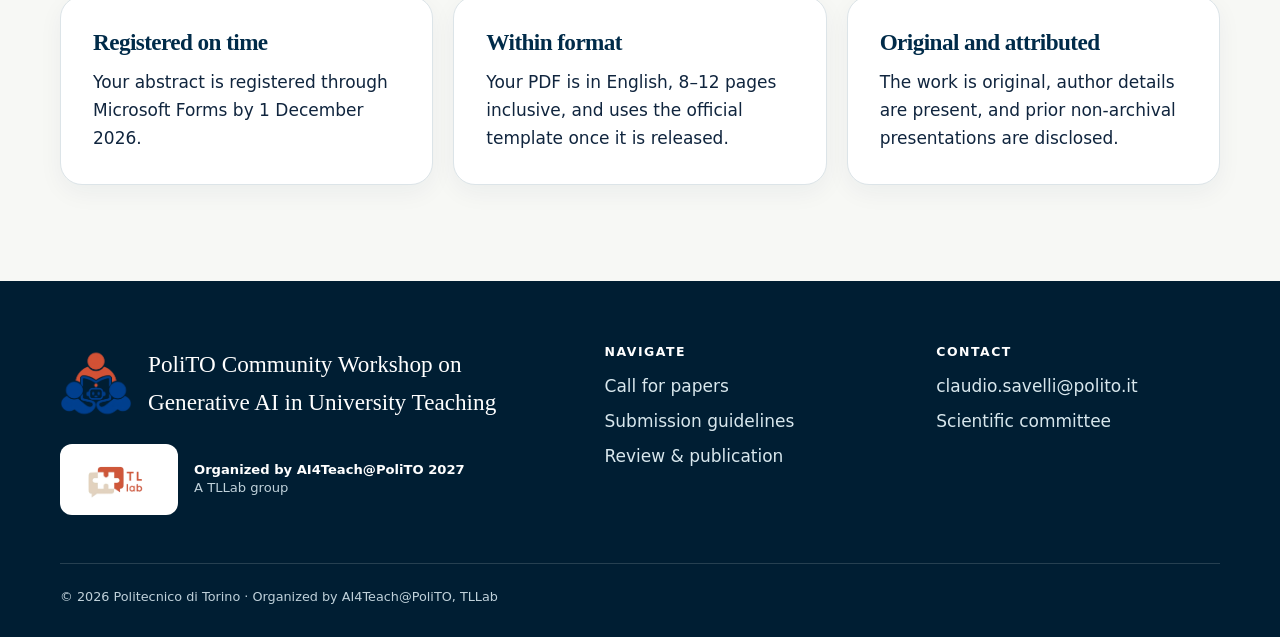
<file: submit.html>
<!doctype html>
<html lang="en">
<head>
  <meta charset="utf-8"><meta name="viewport" content="width=device-width, initial-scale=1">
  <meta name="description" content="Submission guidelines for the PoliTO Community Workshop on Generative AI in University Teaching.">
  <title>Submission · PoliTO Community Workshop 2027</title>
  <link rel="icon" href="img/polito-logo.png" type="image/png"><link rel="stylesheet" href="css/custom.css">
</head>
<body>
  <a class="skip-link" href="#main">Skip to content</a>
  <header class="site-header"><div class="nav-shell">
    <a class="brand" href="index.html"><img src="img/polito-logo-text.png" alt="Politecnico di Torino"><img class="tllab-header-logo" src="img/tllab-logo.png" alt="TLLab"><img class="workshop-logo" src="img/workshop-logo.png" alt="PoliTO Community Workshop logo"><span class="brand-copy">PoliTO Community Workshop<small>2027 edition</small></span></a>
    <button class="nav-toggle" type="button" aria-label="Open navigation" aria-expanded="false" aria-controls="site-navigation"><span></span></button>
    <nav class="nav-links" id="site-navigation" aria-label="Main navigation"><a href="index.html">Home</a><a href="workshop.html">Call for papers</a><a href="submit.html" aria-current="page">Submission</a><a href="authors.html">Review &amp; publication</a><a href="about.html">Committee</a></nav>
  </div></header>

  <main id="main">
    <section class="hero compact"><div class="hero-inner">
      <span class="eyebrow">Author information</span><h1>Submission guidelines</h1>
      <p class="lead">A two-stage process: register the abstract through Microsoft Forms, then submit the full paper using the platform announced to registered authors.</p>
      <div class="hero-actions"><span class="button disabled" aria-disabled="true">Microsoft Forms link coming soon</span><span class="button disabled" aria-disabled="true">Paper template not yet available</span></div>
    </div></section>

    <section class="section">
      <div class="container split">
        <div class="sticky"><span class="kicker">Submission route</span><h2>Two stages,<br>one paper</h2><p class="note">Only contributions registered by the abstract deadline may proceed to full-paper submission.</p></div>
        <div class="process">
          <article class="process-step" id="abstract">
            <span class="tag">Stage 1 · Due 1 December 2026</span>
            <h3>Abstract registration</h3>
            <p>Register a 300–500 word abstract in English directly through Microsoft Forms. No abstract file or PDF upload is required at this stage.</p>
            <p>Abstracts are used for planning and reviewer assignment, not for a separate acceptance decision. Authors will receive initial feedback on their contribution by 15 December 2026.</p>
          </article>
          <article class="process-step" id="full-paper">
            <span class="tag">Stage 2 · Due 15 January 2027</span>
            <h3>Full-paper submission</h3>
            <p>Upload an original full paper in English as a PDF. It must be 8–12 pages long, including references and appendices, and follow the official workshop template once released.</p>
            <p>The full-paper platform and link will be announced on this website and emailed to registered authors no later than the initial-feedback date, 15 December 2026.</p>
          </article>
        </div>
      </div>
    </section>

    <section class="section tint" id="abstract-checklist">
      <div class="container">
        <div class="section-heading"><div><span class="kicker">Stage 1 checklist</span><h2>What the abstract must include</h2></div><p>Give the organizers enough information to understand the proposed contribution and identify suitable reviewers.</p></div>
        <div class="grid two">
          <article class="card"><ul class="check-list"><li>Title, author names, affiliations, and contact details</li><li>One to five keywords</li><li>The educational context or problem</li><li>The objectives or questions addressed</li></ul></article>
          <article class="card"><ul class="check-list"><li>The proposed or implemented approach</li><li>Expected or available findings, evidence, or lessons learned</li><li>The contribution’s relevance to the workshop</li></ul></article>
        </div>
      </div>
    </section>

    <section class="section" id="format">
      <div class="container split">
        <div class="sticky"><span class="kicker">Paper format</span><h2>Prepare the full paper</h2></div>
        <div class="prose">
          <h3>Length and language</h3><p>Full papers must be written in English and contain 8–12 pages, including references and appendices.</p>
          <h3>Template</h3><p>The official paper template is currently being revised and is not yet available. It will be published on this page before full-paper submissions open.</p>
          <p><span class="button disabled" aria-disabled="true">Paper template not yet available</span></p>
          <h3>Originality</h3><p>Submissions must present original work that has not already been formally published and is not simultaneously under review elsewhere.</p>
          <p>A previous presentation in a non-archival seminar or workshop does not preclude submission, but it must be disclosed to the organizers.</p>
          <h3>Author information</h3><p>The review is single-blind. Include author names, affiliations, and contact information in the submitted paper.</p>
        </div>
      </div>
    </section>

    <section class="section tint">
      <div class="container">
        <div class="section-heading"><div><span class="kicker">Before you submit</span><h2>Final check</h2></div><p>The Microsoft Forms link will be published here as soon as abstract registration opens.</p></div>
        <div class="grid three">
          <article class="card"><h3>Registered on time</h3><p>Your abstract is registered through Microsoft Forms by 1 December 2026.</p></article>
          <article class="card"><h3>Within format</h3><p>Your PDF is in English, 8–12 pages inclusive, and uses the official template once it is released.</p></article>
          <article class="card"><h3>Original and attributed</h3><p>The work is original, author details are present, and prior non-archival presentations are disclosed.</p></article>
        </div>
      </div>
    </section>
  </main>

  <footer class="site-footer"><div class="footer-grid">
    <div><div class="footer-workshop"><img src="img/workshop-logo.png" alt=""><p class="footer-brand">PoliTO Community Workshop on Generative AI in University Teaching</p></div><div class="organizer-mark"><img src="img/tllab-logo.png" alt="TLLab"><p><strong>Organized by AI4Teach@PoliTO 2027</strong><br>A TLLab group</p></div></div>
    <div><h3>Navigate</h3><div class="footer-links"><a href="workshop.html">Call for papers</a><a href="submit.html">Submission guidelines</a><a href="authors.html">Review &amp; publication</a></div></div>
    <div><h3>Contact</h3><div class="footer-links"><a href="mailto:claudio.savelli@polito.it">claudio.savelli@polito.it</a><a href="about.html">Scientific committee</a></div></div>
  </div><div class="footer-bottom">© <span data-year>2026</span> Politecnico di Torino · Organized by AI4Teach@PoliTO, TLLab</div></footer>
  <script src="js/site.js"></script>
</body>
</html>
</file>
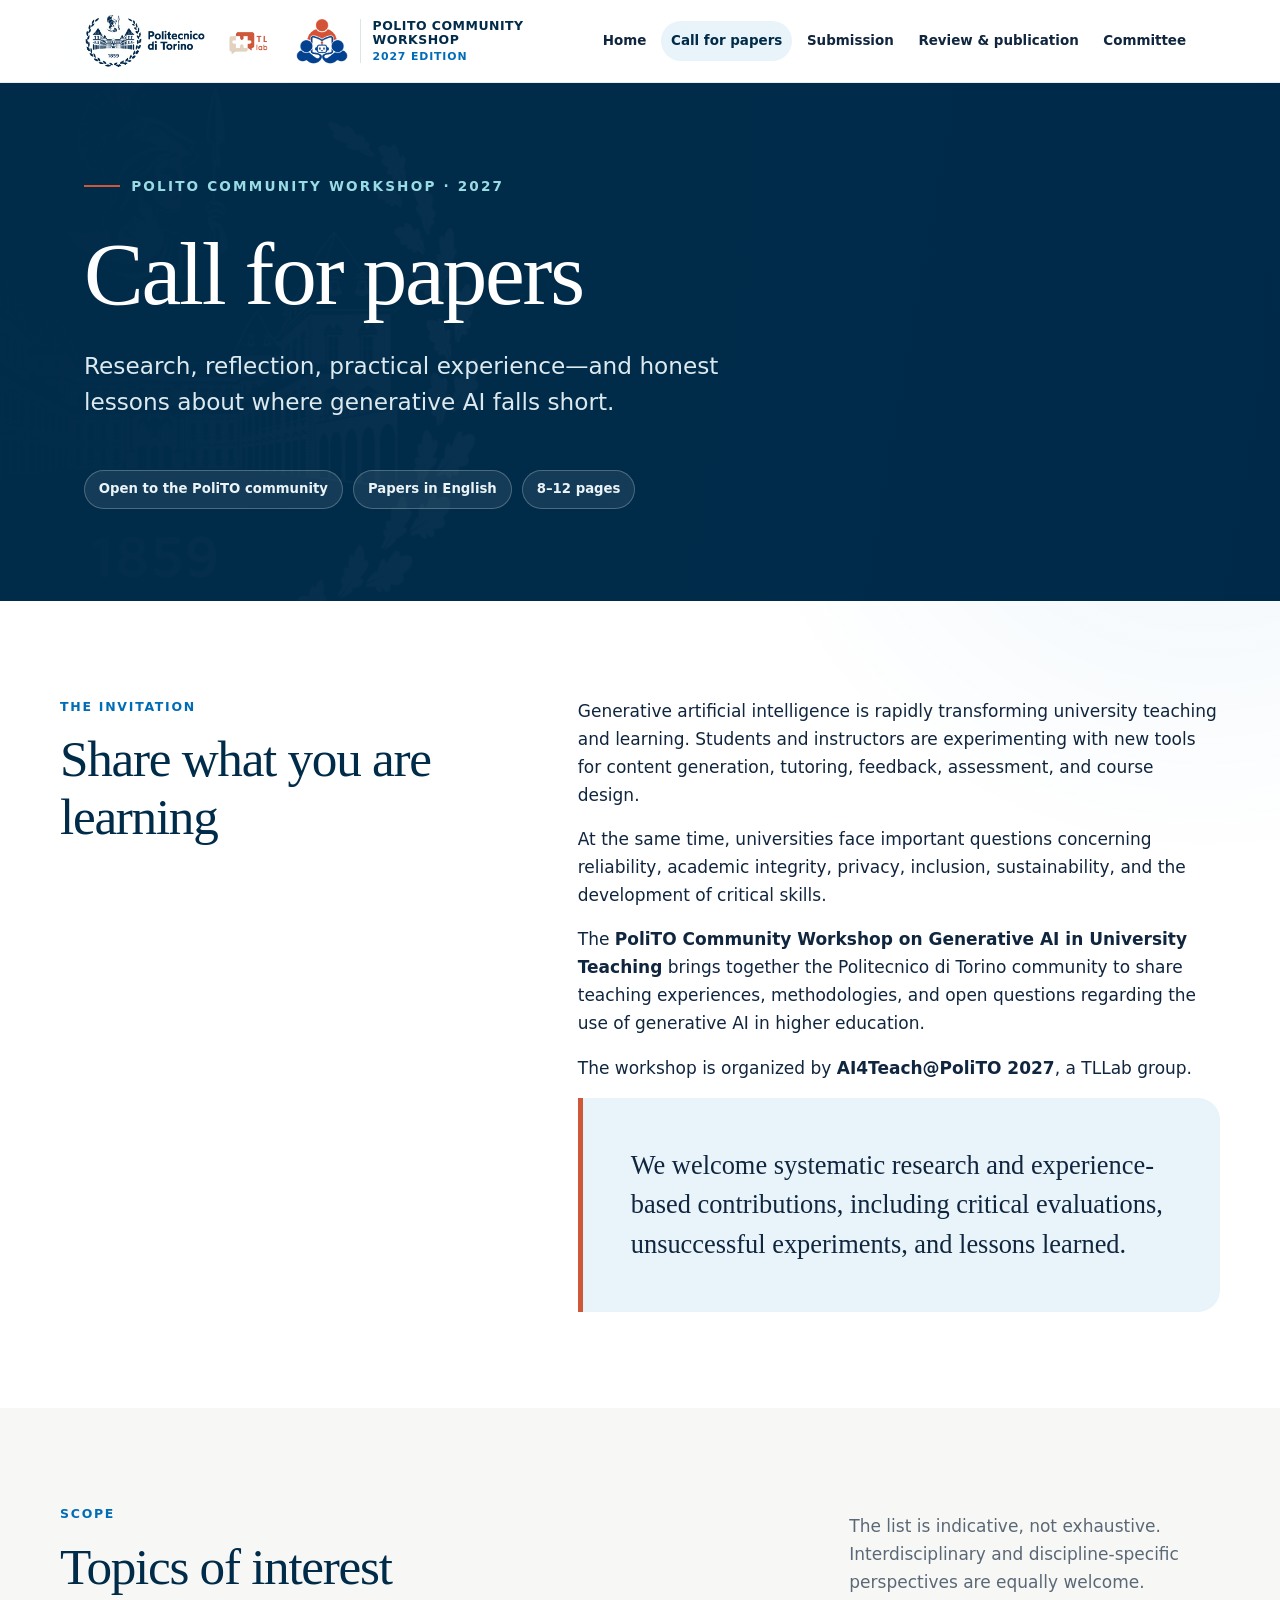
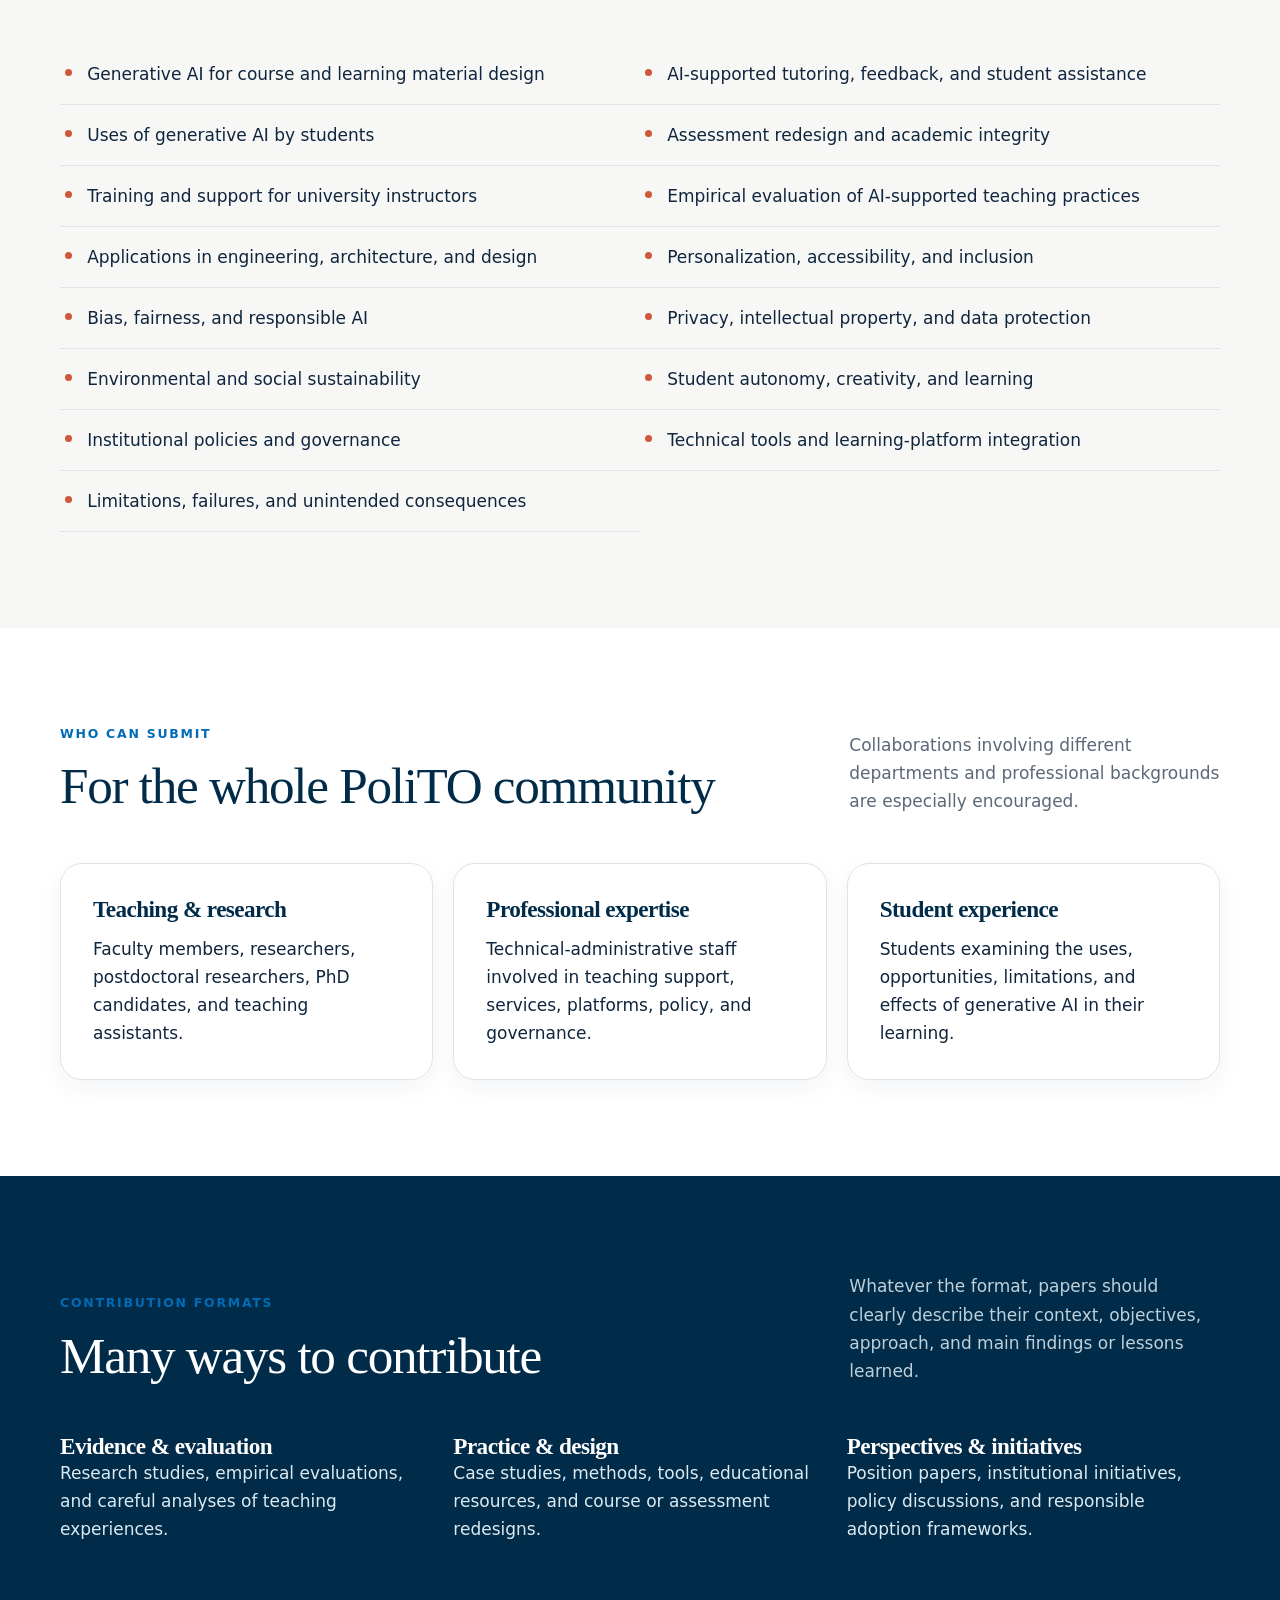
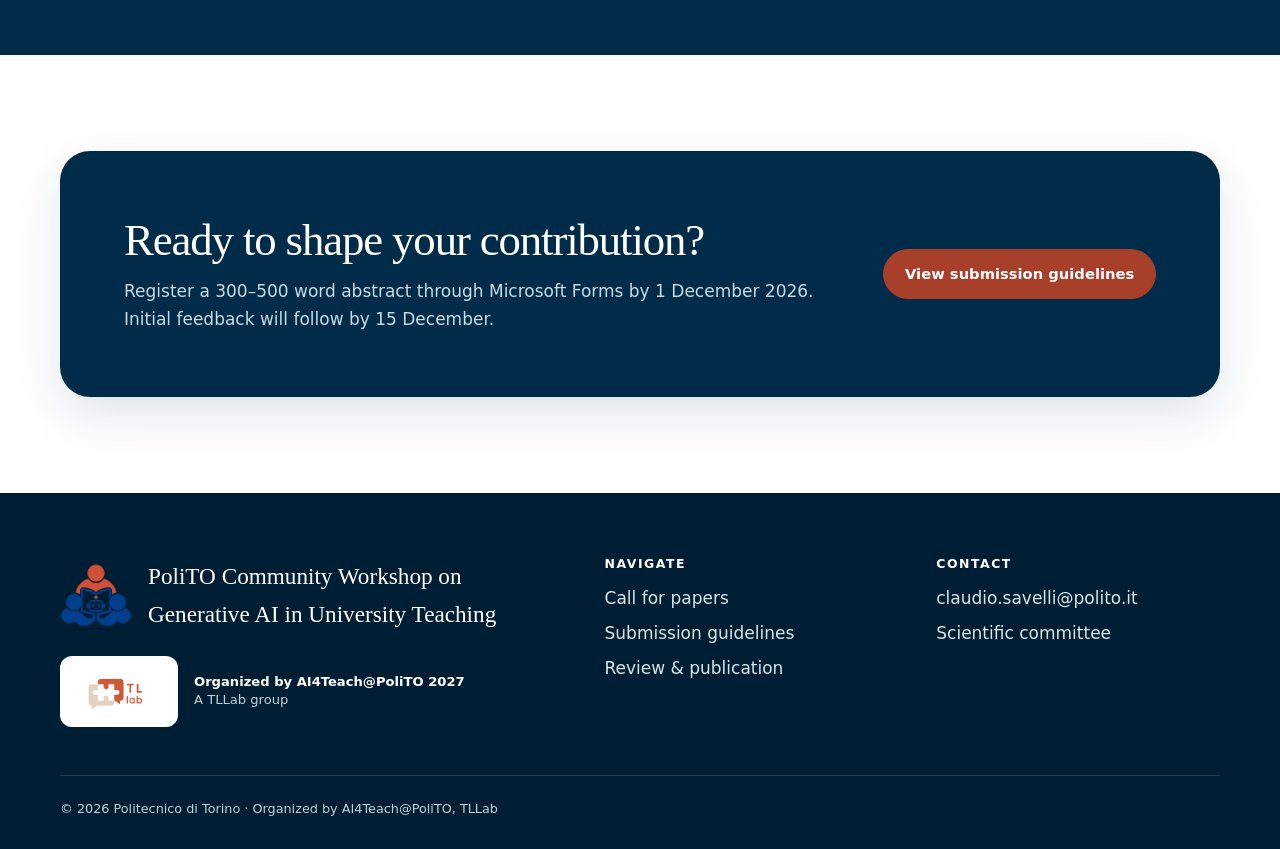
<file: workshop.html>
<!doctype html>
<html lang="en">
<head>
  <meta charset="utf-8"><meta name="viewport" content="width=device-width, initial-scale=1">
  <meta name="description" content="Call for papers for the PoliTO Community Workshop on Generative AI in University Teaching.">
  <title>Call for Papers · PoliTO Community Workshop 2027</title>
  <link rel="icon" href="img/polito-logo.png" type="image/png"><link rel="stylesheet" href="css/custom.css">
</head>
<body>
  <a class="skip-link" href="#main">Skip to content</a>
  <header class="site-header"><div class="nav-shell">
    <a class="brand" href="index.html"><img src="img/polito-logo-text.png" alt="Politecnico di Torino"><img class="tllab-header-logo" src="img/tllab-logo.png" alt="TLLab"><img class="workshop-logo" src="img/workshop-logo.png" alt="PoliTO Community Workshop logo"><span class="brand-copy">PoliTO Community Workshop<small>2027 edition</small></span></a>
    <button class="nav-toggle" type="button" aria-label="Open navigation" aria-expanded="false" aria-controls="site-navigation"><span></span></button>
    <nav class="nav-links" id="site-navigation" aria-label="Main navigation"><a href="index.html">Home</a><a href="workshop.html" aria-current="page">Call for papers</a><a href="submit.html">Submission</a><a href="authors.html">Review &amp; publication</a><a href="about.html">Committee</a></nav>
  </div></header>

  <main id="main">
    <section class="hero compact"><div class="hero-inner">
      <span class="eyebrow">PoliTO Community Workshop · 2027</span>
      <h1>Call for papers</h1>
      <p class="lead">Research, reflection, practical experience—and honest lessons about where generative AI falls short.</p>
      <div class="meta-row"><span class="meta-pill">Open to the PoliTO community</span><span class="meta-pill">Papers in English</span><span class="meta-pill">8–12 pages</span></div>
    </div></section>

    <section class="section">
      <div class="container split">
        <div class="sticky"><span class="kicker">The invitation</span><h2>Share what you are learning</h2></div>
        <div class="prose">
          <p>Generative artificial intelligence is rapidly transforming university teaching and learning. Students and instructors are experimenting with new tools for content generation, tutoring, feedback, assessment, and course design.</p>
          <p>At the same time, universities face important questions concerning reliability, academic integrity, privacy, inclusion, sustainability, and the development of critical skills.</p>
          <p>The <strong>PoliTO Community Workshop on Generative AI in University Teaching</strong> brings together the Politecnico di Torino community to share teaching experiences, methodologies, and open questions regarding the use of generative AI in higher education.</p>
          <p>The workshop is organized by <strong>AI4Teach@PoliTO 2027</strong>, a TLLab group.</p>
          <div class="callout">We welcome systematic research and experience-based contributions, including critical evaluations, unsuccessful experiments, and lessons learned.</div>
        </div>
      </div>
    </section>

    <section class="section tint" id="topics">
      <div class="container">
        <div class="section-heading"><div><span class="kicker">Scope</span><h2>Topics of interest</h2></div><p>The list is indicative, not exhaustive. Interdisciplinary and discipline-specific perspectives are equally welcome.</p></div>
        <ul class="topic-list">
          <li>Generative AI for course and learning material design</li>
          <li>AI-supported tutoring, feedback, and student assistance</li>
          <li>Uses of generative AI by students</li>
          <li>Assessment redesign and academic integrity</li>
          <li>Training and support for university instructors</li>
          <li>Empirical evaluation of AI-supported teaching practices</li>
          <li>Applications in engineering, architecture, and design</li>
          <li>Personalization, accessibility, and inclusion</li>
          <li>Bias, fairness, and responsible AI</li>
          <li>Privacy, intellectual property, and data protection</li>
          <li>Environmental and social sustainability</li>
          <li>Student autonomy, creativity, and learning</li>
          <li>Institutional policies and governance</li>
          <li>Technical tools and learning-platform integration</li>
          <li>Limitations, failures, and unintended consequences</li>
        </ul>
      </div>
    </section>

    <section class="section" id="audience">
      <div class="container">
        <div class="section-heading"><div><span class="kicker">Who can submit</span><h2>For the whole PoliTO community</h2></div><p>Collaborations involving different departments and professional backgrounds are especially encouraged.</p></div>
        <div class="grid three">
          <article class="card"><h3>Teaching &amp; research</h3><p>Faculty members, researchers, postdoctoral researchers, PhD candidates, and teaching assistants.</p></article>
          <article class="card"><h3>Professional expertise</h3><p>Technical-administrative staff involved in teaching support, services, platforms, policy, and governance.</p></article>
          <article class="card"><h3>Student experience</h3><p>Students examining the uses, opportunities, limitations, and effects of generative AI in their learning.</p></article>
        </div>
      </div>
    </section>

    <section class="section dark" id="contributions">
      <div class="container">
        <div class="section-heading"><div><span class="kicker">Contribution formats</span><h2>Many ways to contribute</h2></div><p>Whatever the format, papers should clearly describe their context, objectives, approach, and main findings or lessons learned.</p></div>
        <div class="grid three">
          <article><h3>Evidence &amp; evaluation</h3><p>Research studies, empirical evaluations, and careful analyses of teaching experiences.</p></article>
          <article><h3>Practice &amp; design</h3><p>Case studies, methods, tools, educational resources, and course or assessment redesigns.</p></article>
          <article><h3>Perspectives &amp; initiatives</h3><p>Position papers, institutional initiatives, policy discussions, and responsible adoption frameworks.</p></article>
        </div>
      </div>
    </section>

    <section class="section"><div class="container cta"><div><h2>Ready to shape your contribution?</h2><p>Register a 300–500 word abstract through Microsoft Forms by 1 December 2026. Initial feedback will follow by 15 December.</p></div><a class="button primary" href="submit.html">View submission guidelines</a></div></section>
  </main>

  <footer class="site-footer"><div class="footer-grid">
    <div><div class="footer-workshop"><img src="img/workshop-logo.png" alt=""><p class="footer-brand">PoliTO Community Workshop on Generative AI in University Teaching</p></div><div class="organizer-mark"><img src="img/tllab-logo.png" alt="TLLab"><p><strong>Organized by AI4Teach@PoliTO 2027</strong><br>A TLLab group</p></div></div>
    <div><h3>Navigate</h3><div class="footer-links"><a href="workshop.html">Call for papers</a><a href="submit.html">Submission guidelines</a><a href="authors.html">Review &amp; publication</a></div></div>
    <div><h3>Contact</h3><div class="footer-links"><a href="mailto:claudio.savelli@polito.it">claudio.savelli@polito.it</a><a href="about.html">Scientific committee</a></div></div>
  </div><div class="footer-bottom">© <span data-year>2026</span> Politecnico di Torino · Organized by AI4Teach@PoliTO, TLLab</div></footer>
  <script src="js/site.js"></script>
</body>
</html>
</file>
<file: css/custom.css>
:root {
  --ink: #10253e;
  --muted: #5b6877;
  --navy: #002b49;
  --navy-soft: #073e65;
  --blue: #006cb7;
  --cyan: #1aa6b7;
  --sky: #e8f4fa;
  --paper: #f7f8f5;
  --white: #ffffff;
  --line: #dce4e8;
  --accent: #cf573a;
  --accent-strong: #a83f2b;
  --shadow: 0 18px 50px rgba(0, 43, 73, 0.12);
  --radius: 22px;
  --max: 1160px;
}

* { box-sizing: border-box; }
html { scroll-behavior: smooth; }
body {
  margin: 0;
  color: var(--ink);
  background: var(--white);
  font-family: Inter, ui-sans-serif, system-ui, -apple-system, BlinkMacSystemFont, "Segoe UI", sans-serif;
  font-size: 17px;
  line-height: 1.65;
}
body::before {
  content: "";
  position: fixed;
  inset: 0;
  z-index: -2;
  background: radial-gradient(circle at 8% 8%, rgba(26, 166, 183, 0.08), transparent 28rem), radial-gradient(circle at 94% 42%, rgba(0, 108, 183, 0.07), transparent 30rem);
  pointer-events: none;
}
img { max-width: 100%; }
a { color: var(--blue); }
a:hover { color: var(--navy); }
h1, h2, h3 {
  margin: 0;
  color: var(--navy);
  font-family: Georgia, "Times New Roman", serif;
  line-height: 1.13;
  letter-spacing: -0.025em;
}
h1 { max-width: 920px; font-size: clamp(3rem, 7vw, 6.7rem); font-weight: 500; }
h2 { font-size: clamp(2rem, 4vw, 3.4rem); font-weight: 500; }
h3 { font-size: 1.45rem; font-weight: 600; }
p { margin: 0 0 1rem; }
ul, ol { margin: 0; }
.skip-link {
  position: fixed; top: 0; left: 1rem; z-index: 100; padding: 0.7rem 1rem;
  color: var(--white); background: var(--navy); transform: translateY(-120%);
}
.skip-link:focus { transform: translateY(0); }
.site-header {
  position: sticky; top: 0; z-index: 50; border-bottom: 1px solid rgba(0, 43, 73, 0.09);
  background: rgba(255, 255, 255, 0.94); backdrop-filter: blur(18px);
}
.nav-shell {
  display: flex; min-height: 82px; max-width: var(--max); margin: 0 auto; padding: 0 24px;
  align-items: center; justify-content: space-between; gap: 2rem;
}
.brand { display: flex; color: var(--navy); text-decoration: none; align-items: center; gap: 0.7rem; }
.brand img { width: 122px; height: auto; }
.brand img.workshop-logo { width: 52px; height: 52px; object-fit: contain; }
.brand img.tllab-header-logo { width: 68px; height: auto; object-fit: contain; }
.brand-copy {
  padding-left: 0.75rem; border-left: 1px solid var(--line); font-size: 0.78rem;
  font-weight: 800; line-height: 1.15; letter-spacing: 0.04em; text-transform: uppercase;
}
.brand-copy small {
  display: block;
  margin-top: 0.2rem;
  color: var(--blue);
  font-size: 0.68rem;
  letter-spacing: 0.08em;
}
.nav-links { display: flex; align-items: center; gap: 0.3rem; }
.nav-links a {
  padding: 0.55rem 0.62rem; border-radius: 999px; color: var(--ink); font-size: 0.84rem;
  font-weight: 700; text-decoration: none; white-space: nowrap;
}
.nav-links a:hover, .nav-links a[aria-current="page"] { color: var(--navy); background: var(--sky); }
.nav-toggle {
  display: none; width: 44px; height: 44px; padding: 10px; border: 0; border-radius: 50%;
  color: var(--navy); background: var(--sky); cursor: pointer;
}
.nav-toggle span, .nav-toggle::before, .nav-toggle::after {
  display: block; width: 22px; height: 2px; margin: 5px auto; background: currentColor; content: "";
}
.notice {
  padding: 0.55rem 24px; color: var(--white); background: var(--navy); font-size: 0.82rem;
  font-weight: 750; letter-spacing: 0.035em; text-align: center;
}
.notice a { color: var(--white); }
.hero { position: relative; min-height: 680px; overflow: hidden; color: var(--white); background: var(--navy); isolation: isolate; }
.hero::before {
  position: absolute; inset: 0; z-index: -2;
  background: linear-gradient(100deg, rgba(0, 43, 73, 0.99) 7%, rgba(0, 43, 73, 0.91) 55%, rgba(0, 43, 73, 0.48)); content: "";
}
.hero::after {
  position: absolute; inset: 0; z-index: -3;
  width: 100%; height: 100%;
  background: url("../img/polito-banner.png") center / cover no-repeat;
  content: ""; opacity: 0.72;
}
.hero.compact { min-height: 500px; }
.hero-inner {
  display: flex; min-height: inherit; max-width: var(--max); margin: 0 auto; padding: 92px 24px;
  flex-direction: column; justify-content: center; align-items: flex-start;
}
.eyebrow {
  display: inline-flex; margin-bottom: 1.6rem; color: #9adce4; font-size: 0.85rem; font-weight: 850;
  letter-spacing: 0.16em; text-transform: uppercase; align-items: center; gap: 0.7rem;
}
.eyebrow::before { width: 36px; height: 2px; background: var(--accent); content: ""; }
.hero h1, .hero h2 { color: var(--white); }
.hero h1.workshop-title { max-width: 1000px; font-size: clamp(2.7rem, 5.4vw, 5.4rem); }
.hero h1.workshop-title em { color: #a9e0e6; font-style: normal; }
.hero .lead { max-width: 700px; margin-top: 1.5rem; color: #dceaf0; font-size: clamp(1.15rem, 2vw, 1.45rem); line-height: 1.55; }
.hero-actions { display: flex; margin-top: 2rem; flex-wrap: wrap; gap: 0.8rem; }
.button {
  display: inline-flex; min-height: 50px; padding: 0.75rem 1.3rem; border: 1px solid var(--navy);
  border-radius: 999px; color: var(--white); background: var(--navy); font-size: 0.92rem;
  font-weight: 800; text-decoration: none; align-items: center; justify-content: center; gap: 0.55rem;
}
.button:hover { color: var(--white); background: var(--navy-soft); }
.button.primary { border-color: var(--accent-strong); color: var(--white); background: var(--accent-strong); }
.button.primary:hover { border-color: #8d3223; color: var(--white); background: #8d3223; }
.button.ghost { border-color: rgba(255, 255, 255, 0.5); background: transparent; }
.button.disabled, .button[aria-disabled="true"] { border-color: var(--line); color: var(--muted); background: #edf1f3; cursor: not-allowed; }
.meta-row { display: flex; margin-top: 2.1rem; flex-wrap: wrap; gap: 0.65rem; }
.meta-pill {
  padding: 0.48rem 0.86rem; border: 1px solid rgba(255, 255, 255, 0.24); border-radius: 999px;
  color: #eaf3f6; background: rgba(255, 255, 255, 0.08); font-size: 0.83rem; font-weight: 700;
}
.organizer-strip { border-bottom: 1px solid var(--line); background: var(--white); }
.organizer-inner {
  display: flex; min-height: 118px; max-width: var(--max); margin: 0 auto; padding: 22px 24px;
  align-items: center; justify-content: space-between; gap: 2rem;
}
.organizer-copy { display: flex; align-items: baseline; flex-wrap: wrap; gap: 0.45rem 0.7rem; }
.organizer-copy span { color: var(--muted); font-size: 0.82rem; font-weight: 800; letter-spacing: 0.09em; text-transform: uppercase; }
.organizer-copy strong { color: var(--navy); font-family: Georgia, serif; font-size: 1.4rem; }
.organizer-inner > img { width: 145px; height: auto; }
.section { padding: 96px 24px; }
.section.tint { background: var(--paper); }
.section.dark { color: #dceaf0; background: var(--navy); }
.section.dark h2, .section.dark h3 { color: var(--white); }
.container { max-width: var(--max); margin: 0 auto; }
.section-heading {
  display: grid; margin-bottom: 3rem; grid-template-columns: minmax(0, 1.4fr) minmax(260px, 0.7fr);
  align-items: end; gap: 3rem;
}
.section-heading p { margin: 0; color: var(--muted); }
.section.dark .section-heading p { color: #bed0d9; }
.kicker { display: block; margin-bottom: 0.8rem; color: var(--blue); font-size: 0.78rem; font-weight: 850; letter-spacing: 0.14em; text-transform: uppercase; }
.grid { display: grid; gap: 1.25rem; }
.grid.two { grid-template-columns: repeat(2, minmax(0, 1fr)); }
.grid.three { grid-template-columns: repeat(3, minmax(0, 1fr)); }
.card {
  padding: 2rem; border: 1px solid var(--line); border-radius: var(--radius); background: var(--white);
  box-shadow: 0 8px 24px rgba(0, 43, 73, 0.05);
}
.card h3 { margin-bottom: 0.8rem; }
.card p:last-child, .prose p:last-child { margin-bottom: 0; }
.card-number {
  display: flex; width: 48px; height: 48px; margin-bottom: 1.4rem; border-radius: 50%; color: var(--white);
  background: var(--accent-strong); font-family: Georgia, serif; font-size: 1.2rem; align-items: center; justify-content: center;
}
.text-link { display: inline-flex; margin-top: 0.65rem; font-weight: 800; text-decoration: none; align-items: center; gap: 0.35rem; }
.text-link::after { content: "→"; }
.dates { display: grid; border-top: 1px solid var(--line); }
.date-row {
  display: grid; padding: 1.15rem 0; border-bottom: 1px solid var(--line); grid-template-columns: 190px 1fr auto;
  align-items: center; gap: 1.3rem;
}
.date-row time, .date-row .date { color: var(--blue); font-weight: 850; }
.date-row strong { color: var(--navy); }
.date-row span:last-child { color: var(--muted); font-size: 0.86rem; }
.note { margin-top: 1.2rem; color: var(--muted); font-size: 0.88rem; }
.split { display: grid; grid-template-columns: minmax(0, 0.8fr) minmax(0, 1.2fr); gap: clamp(2.5rem, 7vw, 7rem); align-items: start; }
.split .sticky { position: sticky; top: 120px; }
.prose { max-width: 780px; }
.prose h2 { margin-bottom: 1.4rem; }
.prose h3 { margin: 2.3rem 0 0.7rem; }
.prose ul, .prose ol, .check-list { display: grid; padding-left: 1.25rem; gap: 0.62rem; }
.topic-list { display: grid; padding: 0; list-style: none; grid-template-columns: repeat(2, minmax(0, 1fr)); gap: 0; }
.topic-list li { position: relative; padding: 1rem 1rem 1rem 1.7rem; border-bottom: 1px solid var(--line); }
.topic-list li::before { position: absolute; top: 1.58rem; left: 0.3rem; width: 7px; height: 7px; border-radius: 50%; background: var(--accent); content: ""; }
.callout {
  padding: clamp(1.6rem, 4vw, 3rem); border-left: 5px solid var(--accent); border-radius: 0 var(--radius) var(--radius) 0;
  color: var(--ink); background: var(--sky); font-family: Georgia, serif; font-size: clamp(1.2rem, 2.2vw, 1.65rem); line-height: 1.5;
}
.process { display: grid; counter-reset: process; gap: 1.3rem; }
.process-step {
  position: relative; padding: 2rem 2rem 2rem 5.3rem; border: 1px solid var(--line); border-radius: var(--radius);
  background: var(--white); counter-increment: process;
}
.process-step::before {
  position: absolute; top: 1.8rem; left: 1.8rem; display: flex; width: 42px; height: 42px; border-radius: 50%;
  color: var(--white); background: var(--accent-strong); font-weight: 850; content: counter(process); align-items: center; justify-content: center;
}
.process-step h3 { margin-bottom: 0.3rem; }
.tag { display: inline-block; margin-bottom: 0.8rem; padding: 0.28rem 0.65rem; border-radius: 999px; color: var(--navy); background: var(--sky); font-size: 0.75rem; font-weight: 850; letter-spacing: 0.06em; text-transform: uppercase; }
.people { display: grid; grid-template-columns: repeat(2, minmax(0, 1fr)); gap: 1px; overflow: hidden; border: 1px solid var(--line); border-radius: var(--radius); background: var(--line); }
.person { padding: 1.4rem 1.5rem; background: var(--white); }
.person strong { display: block; color: var(--navy); font-family: Georgia, serif; font-size: 1.15rem; }
.person span { color: var(--muted); font-size: 0.9rem; }
.cta {
  display: grid; padding: clamp(2rem, 5vw, 4rem); border-radius: 30px; color: var(--white); background: var(--navy);
  grid-template-columns: 1fr auto; align-items: center; gap: 2rem; box-shadow: var(--shadow);
}
.cta h2 { color: var(--white); font-size: clamp(1.8rem, 3.5vw, 3rem); }
.cta p { margin: 0.7rem 0 0; color: #c9dbe3; }
.site-footer { padding: 64px 24px 30px; color: #bfd1da; background: #001e33; }
.footer-grid { display: grid; max-width: var(--max); margin: 0 auto; grid-template-columns: 1.4fr 0.8fr 0.8fr; gap: 3rem; }
.footer-brand { color: var(--white); font-family: Georgia, serif; font-size: 1.45rem; }
.footer-workshop { display: flex; align-items: center; gap: 1rem; }
.footer-workshop img { width: 72px; height: 72px; object-fit: contain; flex: 0 0 auto; }
.footer-workshop .footer-brand { margin: 0; }
.organizer-mark { display: flex; margin-top: 1.4rem; align-items: center; gap: 1rem; }
.organizer-mark img {
  width: 118px;
  padding: 0.4rem 0.7rem;
  border-radius: 12px;
  background: var(--white);
}
.organizer-mark p { margin: 0; font-size: 0.82rem; line-height: 1.4; }
.organizer-mark strong { color: var(--white); }
.site-footer h3 { margin-bottom: 0.8rem; color: var(--white); font-family: inherit; font-size: 0.78rem; letter-spacing: 0.12em; text-transform: uppercase; }
.site-footer a { color: #d8e7ed; text-decoration: none; }
.site-footer a:hover { color: var(--white); text-decoration: underline; }
.footer-links { display: grid; gap: 0.45rem; }
.footer-bottom { max-width: var(--max); margin: 3rem auto 0; padding-top: 1.4rem; border-top: 1px solid rgba(255, 255, 255, 0.15); font-size: 0.8rem; }
@media (max-width: 1100px) {
  .nav-toggle { display: block; }
  .nav-links { position: absolute; top: 100%; right: 0; left: 0; display: none; padding: 0.8rem 24px 1.2rem; border-bottom: 1px solid var(--line); background: var(--white); flex-direction: column; align-items: stretch; box-shadow: 0 14px 20px rgba(0, 43, 73, 0.08); }
  .nav-links.open { display: flex; }
  .nav-links a { border-radius: 10px; }
  .section-heading, .split, .footer-grid { grid-template-columns: 1fr; }
  .split .sticky { position: static; }
  .section-heading { gap: 1.2rem; }
  .grid.three { grid-template-columns: 1fr; }
  .date-row { grid-template-columns: 165px 1fr; }
  .date-row span:last-child { grid-column: 2; }
}
@media (max-width: 680px) {
  body { font-size: 16px; }
  .brand { gap: 0.55rem; }
  .brand img { width: 82px; }
  .brand img.workshop-logo { width: 38px; height: 38px; }
  .brand img.tllab-header-logo { width: 50px; }
  .brand-copy { padding-left: 0.65rem; font-size: 0.62rem; }
  .brand-copy small { font-size: 0.58rem; }
  .nav-shell { min-height: 72px; padding: 0 16px; }
  .hero, .hero.compact { min-height: 590px; }
  .hero-inner { padding: 72px 20px; }
  .hero::after { opacity: 0.34; }
  .section { padding: 70px 20px; }
  .grid.two, .topic-list, .people { grid-template-columns: 1fr; }
  .date-row { padding: 1.1rem 0; grid-template-columns: 1fr; gap: 0.2rem; }
  .date-row span:last-child { grid-column: auto; }
  .process-step { padding: 4.8rem 1.4rem 1.6rem; }
  .process-step::before { top: 1.35rem; left: 1.35rem; }
  .cta { grid-template-columns: 1fr; }
  .organizer-inner { align-items: flex-start; flex-direction: column; gap: 0.8rem; }
  .organizer-inner > img { width: 125px; }
  .footer-workshop img { width: 60px; height: 60px; }
}
@media (prefers-reduced-motion: reduce) { html { scroll-behavior: auto; } }
</file>
